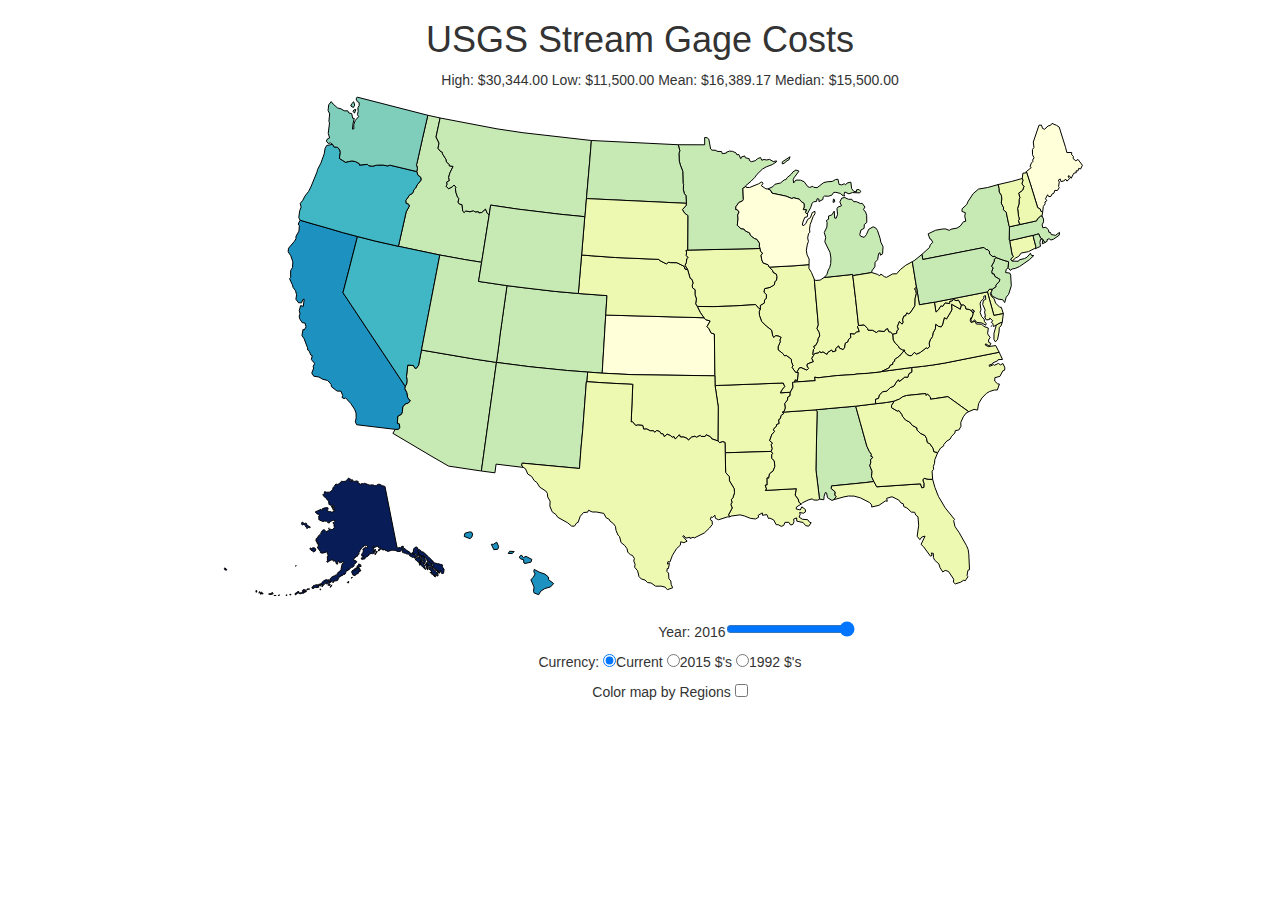
<file: streamgage_costs.html>
<!DOCTYPE html>
<html>

<head>
	<link rel="stylesheet" href="css/bootstrap.min.css">
    <link rel="stylesheet" href="css/colorbrewer.css">
    <link rel="stylesheet" href="css/style.css">
	
	<script src="js/colorbrewer.js"></script>
	<script src="js/d3.js"></script>
	<script src="js/d3tools.js"></script>
</head>
<body>
<div class="container">
	<div class="row">
		<div class="col-md-12 text-center">
			<h1>USGS Stream Gage Costs</h1>
		</div>
	</div>
	<!--- REMOVAL DATA -->
	<div class="container" id="screen">
		
	</div>
	<!--- REMOVAL DATA -->
	<script src="js/mapd3.js"></script>
</div>
</body>

</html>
</file>
<file: css/colorbrewer.css>
/* This product includes color specifications and designs developed by Cynthia Brewer (http://colorbrewer.org/). */
.YlGn .q0-3{fill:rgb(247,252,185)}
.YlGn .q1-3{fill:rgb(173,221,142)}
.YlGn .q2-3{fill:rgb(49,163,84)}
.YlGn .q0-4{fill:rgb(255,255,204)}
.YlGn .q1-4{fill:rgb(194,230,153)}
.YlGn .q2-4{fill:rgb(120,198,121)}
.YlGn .q3-4{fill:rgb(35,132,67)}
.YlGn .q0-5{fill:rgb(255,255,204)}
.YlGn .q1-5{fill:rgb(194,230,153)}
.YlGn .q2-5{fill:rgb(120,198,121)}
.YlGn .q3-5{fill:rgb(49,163,84)}
.YlGn .q4-5{fill:rgb(0,104,55)}
.YlGn .q0-6{fill:rgb(255,255,204)}
.YlGn .q1-6{fill:rgb(217,240,163)}
.YlGn .q2-6{fill:rgb(173,221,142)}
.YlGn .q3-6{fill:rgb(120,198,121)}
.YlGn .q4-6{fill:rgb(49,163,84)}
.YlGn .q5-6{fill:rgb(0,104,55)}
.YlGn .q0-7{fill:rgb(255,255,204)}
.YlGn .q1-7{fill:rgb(217,240,163)}
.YlGn .q2-7{fill:rgb(173,221,142)}
.YlGn .q3-7{fill:rgb(120,198,121)}
.YlGn .q4-7{fill:rgb(65,171,93)}
.YlGn .q5-7{fill:rgb(35,132,67)}
.YlGn .q6-7{fill:rgb(0,90,50)}
.YlGn .q0-8{fill:rgb(255,255,229)}
.YlGn .q1-8{fill:rgb(247,252,185)}
.YlGn .q2-8{fill:rgb(217,240,163)}
.YlGn .q3-8{fill:rgb(173,221,142)}
.YlGn .q4-8{fill:rgb(120,198,121)}
.YlGn .q5-8{fill:rgb(65,171,93)}
.YlGn .q6-8{fill:rgb(35,132,67)}
.YlGn .q7-8{fill:rgb(0,90,50)}
.YlGn .q0-9{fill:rgb(255,255,229)}
.YlGn .q1-9{fill:rgb(247,252,185)}
.YlGn .q2-9{fill:rgb(217,240,163)}
.YlGn .q3-9{fill:rgb(173,221,142)}
.YlGn .q4-9{fill:rgb(120,198,121)}
.YlGn .q5-9{fill:rgb(65,171,93)}
.YlGn .q6-9{fill:rgb(35,132,67)}
.YlGn .q7-9{fill:rgb(0,104,55)}
.YlGn .q8-9{fill:rgb(0,69,41)}
.YlGnBu .q0-3{fill:rgb(237,248,177)}
.YlGnBu .q1-3{fill:rgb(127,205,187)}
.YlGnBu .q2-3{fill:rgb(44,127,184)}
.YlGnBu .q0-4{fill:rgb(255,255,204)}
.YlGnBu .q1-4{fill:rgb(161,218,180)}
.YlGnBu .q2-4{fill:rgb(65,182,196)}
.YlGnBu .q3-4{fill:rgb(34,94,168)}
.YlGnBu .q0-5{fill:rgb(255,255,204)}
.YlGnBu .q1-5{fill:rgb(161,218,180)}
.YlGnBu .q2-5{fill:rgb(65,182,196)}
.YlGnBu .q3-5{fill:rgb(44,127,184)}
.YlGnBu .q4-5{fill:rgb(37,52,148)}
.YlGnBu .q0-6{fill:rgb(255,255,204)}
.YlGnBu .q1-6{fill:rgb(199,233,180)}
.YlGnBu .q2-6{fill:rgb(127,205,187)}
.YlGnBu .q3-6{fill:rgb(65,182,196)}
.YlGnBu .q4-6{fill:rgb(44,127,184)}
.YlGnBu .q5-6{fill:rgb(37,52,148)}
.YlGnBu .q0-7{fill:rgb(255,255,204)}
.YlGnBu .q1-7{fill:rgb(199,233,180)}
.YlGnBu .q2-7{fill:rgb(127,205,187)}
.YlGnBu .q3-7{fill:rgb(65,182,196)}
.YlGnBu .q4-7{fill:rgb(29,145,192)}
.YlGnBu .q5-7{fill:rgb(34,94,168)}
.YlGnBu .q6-7{fill:rgb(12,44,132)}
.YlGnBu .q0-8{fill:rgb(255,255,217)}
.YlGnBu .q1-8{fill:rgb(237,248,177)}
.YlGnBu .q2-8{fill:rgb(199,233,180)}
.YlGnBu .q3-8{fill:rgb(127,205,187)}
.YlGnBu .q4-8{fill:rgb(65,182,196)}
.YlGnBu .q5-8{fill:rgb(29,145,192)}
.YlGnBu .q6-8{fill:rgb(34,94,168)}
.YlGnBu .q7-8{fill:rgb(12,44,132)}
.YlGnBu .q0-9{fill:rgb(255,255,217)}
.YlGnBu .q1-9{fill:rgb(237,248,177)}
.YlGnBu .q2-9{fill:rgb(199,233,180)}
.YlGnBu .q3-9{fill:rgb(127,205,187)}
.YlGnBu .q4-9{fill:rgb(65,182,196)}
.YlGnBu .q5-9{fill:rgb(29,145,192)}
.YlGnBu .q6-9{fill:rgb(34,94,168)}
.YlGnBu .q7-9{fill:rgb(37,52,148)}
.YlGnBu .q8-9{fill:rgb(8,29,88)}
.GnBu .q0-3{fill:rgb(224,243,219)}
.GnBu .q1-3{fill:rgb(168,221,181)}
.GnBu .q2-3{fill:rgb(67,162,202)}
.GnBu .q0-4{fill:rgb(240,249,232)}
.GnBu .q1-4{fill:rgb(186,228,188)}
.GnBu .q2-4{fill:rgb(123,204,196)}
.GnBu .q3-4{fill:rgb(43,140,190)}
.GnBu .q0-5{fill:rgb(240,249,232)}
.GnBu .q1-5{fill:rgb(186,228,188)}
.GnBu .q2-5{fill:rgb(123,204,196)}
.GnBu .q3-5{fill:rgb(67,162,202)}
.GnBu .q4-5{fill:rgb(8,104,172)}
.GnBu .q0-6{fill:rgb(240,249,232)}
.GnBu .q1-6{fill:rgb(204,235,197)}
.GnBu .q2-6{fill:rgb(168,221,181)}
.GnBu .q3-6{fill:rgb(123,204,196)}
.GnBu .q4-6{fill:rgb(67,162,202)}
.GnBu .q5-6{fill:rgb(8,104,172)}
.GnBu .q0-7{fill:rgb(240,249,232)}
.GnBu .q1-7{fill:rgb(204,235,197)}
.GnBu .q2-7{fill:rgb(168,221,181)}
.GnBu .q3-7{fill:rgb(123,204,196)}
.GnBu .q4-7{fill:rgb(78,179,211)}
.GnBu .q5-7{fill:rgb(43,140,190)}
.GnBu .q6-7{fill:rgb(8,88,158)}
.GnBu .q0-8{fill:rgb(247,252,240)}
.GnBu .q1-8{fill:rgb(224,243,219)}
.GnBu .q2-8{fill:rgb(204,235,197)}
.GnBu .q3-8{fill:rgb(168,221,181)}
.GnBu .q4-8{fill:rgb(123,204,196)}
.GnBu .q5-8{fill:rgb(78,179,211)}
.GnBu .q6-8{fill:rgb(43,140,190)}
.GnBu .q7-8{fill:rgb(8,88,158)}
.GnBu .q0-9{fill:rgb(247,252,240)}
.GnBu .q1-9{fill:rgb(224,243,219)}
.GnBu .q2-9{fill:rgb(204,235,197)}
.GnBu .q3-9{fill:rgb(168,221,181)}
.GnBu .q4-9{fill:rgb(123,204,196)}
.GnBu .q5-9{fill:rgb(78,179,211)}
.GnBu .q6-9{fill:rgb(43,140,190)}
.GnBu .q7-9{fill:rgb(8,104,172)}
.GnBu .q8-9{fill:rgb(8,64,129)}
.BuGn .q0-3{fill:rgb(229,245,249)}
.BuGn .q1-3{fill:rgb(153,216,201)}
.BuGn .q2-3{fill:rgb(44,162,95)}
.BuGn .q0-4{fill:rgb(237,248,251)}
.BuGn .q1-4{fill:rgb(178,226,226)}
.BuGn .q2-4{fill:rgb(102,194,164)}
.BuGn .q3-4{fill:rgb(35,139,69)}
.BuGn .q0-5{fill:rgb(237,248,251)}
.BuGn .q1-5{fill:rgb(178,226,226)}
.BuGn .q2-5{fill:rgb(102,194,164)}
.BuGn .q3-5{fill:rgb(44,162,95)}
.BuGn .q4-5{fill:rgb(0,109,44)}
.BuGn .q0-6{fill:rgb(237,248,251)}
.BuGn .q1-6{fill:rgb(204,236,230)}
.BuGn .q2-6{fill:rgb(153,216,201)}
.BuGn .q3-6{fill:rgb(102,194,164)}
.BuGn .q4-6{fill:rgb(44,162,95)}
.BuGn .q5-6{fill:rgb(0,109,44)}
.BuGn .q0-7{fill:rgb(237,248,251)}
.BuGn .q1-7{fill:rgb(204,236,230)}
.BuGn .q2-7{fill:rgb(153,216,201)}
.BuGn .q3-7{fill:rgb(102,194,164)}
.BuGn .q4-7{fill:rgb(65,174,118)}
.BuGn .q5-7{fill:rgb(35,139,69)}
.BuGn .q6-7{fill:rgb(0,88,36)}
.BuGn .q0-8{fill:rgb(247,252,253)}
.BuGn .q1-8{fill:rgb(229,245,249)}
.BuGn .q2-8{fill:rgb(204,236,230)}
.BuGn .q3-8{fill:rgb(153,216,201)}
.BuGn .q4-8{fill:rgb(102,194,164)}
.BuGn .q5-8{fill:rgb(65,174,118)}
.BuGn .q6-8{fill:rgb(35,139,69)}
.BuGn .q7-8{fill:rgb(0,88,36)}
.BuGn .q0-9{fill:rgb(247,252,253)}
.BuGn .q1-9{fill:rgb(229,245,249)}
.BuGn .q2-9{fill:rgb(204,236,230)}
.BuGn .q3-9{fill:rgb(153,216,201)}
.BuGn .q4-9{fill:rgb(102,194,164)}
.BuGn .q5-9{fill:rgb(65,174,118)}
.BuGn .q6-9{fill:rgb(35,139,69)}
.BuGn .q7-9{fill:rgb(0,109,44)}
.BuGn .q8-9{fill:rgb(0,68,27)}
.PuBuGn .q0-3{fill:rgb(236,226,240)}
.PuBuGn .q1-3{fill:rgb(166,189,219)}
.PuBuGn .q2-3{fill:rgb(28,144,153)}
.PuBuGn .q0-4{fill:rgb(246,239,247)}
.PuBuGn .q1-4{fill:rgb(189,201,225)}
.PuBuGn .q2-4{fill:rgb(103,169,207)}
.PuBuGn .q3-4{fill:rgb(2,129,138)}
.PuBuGn .q0-5{fill:rgb(246,239,247)}
.PuBuGn .q1-5{fill:rgb(189,201,225)}
.PuBuGn .q2-5{fill:rgb(103,169,207)}
.PuBuGn .q3-5{fill:rgb(28,144,153)}
.PuBuGn .q4-5{fill:rgb(1,108,89)}
.PuBuGn .q0-6{fill:rgb(246,239,247)}
.PuBuGn .q1-6{fill:rgb(208,209,230)}
.PuBuGn .q2-6{fill:rgb(166,189,219)}
.PuBuGn .q3-6{fill:rgb(103,169,207)}
.PuBuGn .q4-6{fill:rgb(28,144,153)}
.PuBuGn .q5-6{fill:rgb(1,108,89)}
.PuBuGn .q0-7{fill:rgb(246,239,247)}
.PuBuGn .q1-7{fill:rgb(208,209,230)}
.PuBuGn .q2-7{fill:rgb(166,189,219)}
.PuBuGn .q3-7{fill:rgb(103,169,207)}
.PuBuGn .q4-7{fill:rgb(54,144,192)}
.PuBuGn .q5-7{fill:rgb(2,129,138)}
.PuBuGn .q6-7{fill:rgb(1,100,80)}
.PuBuGn .q0-8{fill:rgb(255,247,251)}
.PuBuGn .q1-8{fill:rgb(236,226,240)}
.PuBuGn .q2-8{fill:rgb(208,209,230)}
.PuBuGn .q3-8{fill:rgb(166,189,219)}
.PuBuGn .q4-8{fill:rgb(103,169,207)}
.PuBuGn .q5-8{fill:rgb(54,144,192)}
.PuBuGn .q6-8{fill:rgb(2,129,138)}
.PuBuGn .q7-8{fill:rgb(1,100,80)}
.PuBuGn .q0-9{fill:rgb(255,247,251)}
.PuBuGn .q1-9{fill:rgb(236,226,240)}
.PuBuGn .q2-9{fill:rgb(208,209,230)}
.PuBuGn .q3-9{fill:rgb(166,189,219)}
.PuBuGn .q4-9{fill:rgb(103,169,207)}
.PuBuGn .q5-9{fill:rgb(54,144,192)}
.PuBuGn .q6-9{fill:rgb(2,129,138)}
.PuBuGn .q7-9{fill:rgb(1,108,89)}
.PuBuGn .q8-9{fill:rgb(1,70,54)}
.PuBu .q0-3{fill:rgb(236,231,242)}
.PuBu .q1-3{fill:rgb(166,189,219)}
.PuBu .q2-3{fill:rgb(43,140,190)}
.PuBu .q0-4{fill:rgb(241,238,246)}
.PuBu .q1-4{fill:rgb(189,201,225)}
.PuBu .q2-4{fill:rgb(116,169,207)}
.PuBu .q3-4{fill:rgb(5,112,176)}
.PuBu .q0-5{fill:rgb(241,238,246)}
.PuBu .q1-5{fill:rgb(189,201,225)}
.PuBu .q2-5{fill:rgb(116,169,207)}
.PuBu .q3-5{fill:rgb(43,140,190)}
.PuBu .q4-5{fill:rgb(4,90,141)}
.PuBu .q0-6{fill:rgb(241,238,246)}
.PuBu .q1-6{fill:rgb(208,209,230)}
.PuBu .q2-6{fill:rgb(166,189,219)}
.PuBu .q3-6{fill:rgb(116,169,207)}
.PuBu .q4-6{fill:rgb(43,140,190)}
.PuBu .q5-6{fill:rgb(4,90,141)}
.PuBu .q0-7{fill:rgb(241,238,246)}
.PuBu .q1-7{fill:rgb(208,209,230)}
.PuBu .q2-7{fill:rgb(166,189,219)}
.PuBu .q3-7{fill:rgb(116,169,207)}
.PuBu .q4-7{fill:rgb(54,144,192)}
.PuBu .q5-7{fill:rgb(5,112,176)}
.PuBu .q6-7{fill:rgb(3,78,123)}
.PuBu .q0-8{fill:rgb(255,247,251)}
.PuBu .q1-8{fill:rgb(236,231,242)}
.PuBu .q2-8{fill:rgb(208,209,230)}
.PuBu .q3-8{fill:rgb(166,189,219)}
.PuBu .q4-8{fill:rgb(116,169,207)}
.PuBu .q5-8{fill:rgb(54,144,192)}
.PuBu .q6-8{fill:rgb(5,112,176)}
.PuBu .q7-8{fill:rgb(3,78,123)}
.PuBu .q0-9{fill:rgb(255,247,251)}
.PuBu .q1-9{fill:rgb(236,231,242)}
.PuBu .q2-9{fill:rgb(208,209,230)}
.PuBu .q3-9{fill:rgb(166,189,219)}
.PuBu .q4-9{fill:rgb(116,169,207)}
.PuBu .q5-9{fill:rgb(54,144,192)}
.PuBu .q6-9{fill:rgb(5,112,176)}
.PuBu .q7-9{fill:rgb(4,90,141)}
.PuBu .q8-9{fill:rgb(2,56,88)}
.BuPu .q0-3{fill:rgb(224,236,244)}
.BuPu .q1-3{fill:rgb(158,188,218)}
.BuPu .q2-3{fill:rgb(136,86,167)}
.BuPu .q0-4{fill:rgb(237,248,251)}
.BuPu .q1-4{fill:rgb(179,205,227)}
.BuPu .q2-4{fill:rgb(140,150,198)}
.BuPu .q3-4{fill:rgb(136,65,157)}
.BuPu .q0-5{fill:rgb(237,248,251)}
.BuPu .q1-5{fill:rgb(179,205,227)}
.BuPu .q2-5{fill:rgb(140,150,198)}
.BuPu .q3-5{fill:rgb(136,86,167)}
.BuPu .q4-5{fill:rgb(129,15,124)}
.BuPu .q0-6{fill:rgb(237,248,251)}
.BuPu .q1-6{fill:rgb(191,211,230)}
.BuPu .q2-6{fill:rgb(158,188,218)}
.BuPu .q3-6{fill:rgb(140,150,198)}
.BuPu .q4-6{fill:rgb(136,86,167)}
.BuPu .q5-6{fill:rgb(129,15,124)}
.BuPu .q0-7{fill:rgb(237,248,251)}
.BuPu .q1-7{fill:rgb(191,211,230)}
.BuPu .q2-7{fill:rgb(158,188,218)}
.BuPu .q3-7{fill:rgb(140,150,198)}
.BuPu .q4-7{fill:rgb(140,107,177)}
.BuPu .q5-7{fill:rgb(136,65,157)}
.BuPu .q6-7{fill:rgb(110,1,107)}
.BuPu .q0-8{fill:rgb(247,252,253)}
.BuPu .q1-8{fill:rgb(224,236,244)}
.BuPu .q2-8{fill:rgb(191,211,230)}
.BuPu .q3-8{fill:rgb(158,188,218)}
.BuPu .q4-8{fill:rgb(140,150,198)}
.BuPu .q5-8{fill:rgb(140,107,177)}
.BuPu .q6-8{fill:rgb(136,65,157)}
.BuPu .q7-8{fill:rgb(110,1,107)}
.BuPu .q0-9{fill:rgb(247,252,253)}
.BuPu .q1-9{fill:rgb(224,236,244)}
.BuPu .q2-9{fill:rgb(191,211,230)}
.BuPu .q3-9{fill:rgb(158,188,218)}
.BuPu .q4-9{fill:rgb(140,150,198)}
.BuPu .q5-9{fill:rgb(140,107,177)}
.BuPu .q6-9{fill:rgb(136,65,157)}
.BuPu .q7-9{fill:rgb(129,15,124)}
.BuPu .q8-9{fill:rgb(77,0,75)}
.RdPu .q0-3{fill:rgb(253,224,221)}
.RdPu .q1-3{fill:rgb(250,159,181)}
.RdPu .q2-3{fill:rgb(197,27,138)}
.RdPu .q0-4{fill:rgb(254,235,226)}
.RdPu .q1-4{fill:rgb(251,180,185)}
.RdPu .q2-4{fill:rgb(247,104,161)}
.RdPu .q3-4{fill:rgb(174,1,126)}
.RdPu .q0-5{fill:rgb(254,235,226)}
.RdPu .q1-5{fill:rgb(251,180,185)}
.RdPu .q2-5{fill:rgb(247,104,161)}
.RdPu .q3-5{fill:rgb(197,27,138)}
.RdPu .q4-5{fill:rgb(122,1,119)}
.RdPu .q0-6{fill:rgb(254,235,226)}
.RdPu .q1-6{fill:rgb(252,197,192)}
.RdPu .q2-6{fill:rgb(250,159,181)}
.RdPu .q3-6{fill:rgb(247,104,161)}
.RdPu .q4-6{fill:rgb(197,27,138)}
.RdPu .q5-6{fill:rgb(122,1,119)}
.RdPu .q0-7{fill:rgb(254,235,226)}
.RdPu .q1-7{fill:rgb(252,197,192)}
.RdPu .q2-7{fill:rgb(250,159,181)}
.RdPu .q3-7{fill:rgb(247,104,161)}
.RdPu .q4-7{fill:rgb(221,52,151)}
.RdPu .q5-7{fill:rgb(174,1,126)}
.RdPu .q6-7{fill:rgb(122,1,119)}
.RdPu .q0-8{fill:rgb(255,247,243)}
.RdPu .q1-8{fill:rgb(253,224,221)}
.RdPu .q2-8{fill:rgb(252,197,192)}
.RdPu .q3-8{fill:rgb(250,159,181)}
.RdPu .q4-8{fill:rgb(247,104,161)}
.RdPu .q5-8{fill:rgb(221,52,151)}
.RdPu .q6-8{fill:rgb(174,1,126)}
.RdPu .q7-8{fill:rgb(122,1,119)}
.RdPu .q0-9{fill:rgb(255,247,243)}
.RdPu .q1-9{fill:rgb(253,224,221)}
.RdPu .q2-9{fill:rgb(252,197,192)}
.RdPu .q3-9{fill:rgb(250,159,181)}
.RdPu .q4-9{fill:rgb(247,104,161)}
.RdPu .q5-9{fill:rgb(221,52,151)}
.RdPu .q6-9{fill:rgb(174,1,126)}
.RdPu .q7-9{fill:rgb(122,1,119)}
.RdPu .q8-9{fill:rgb(73,0,106)}
.PuRd .q0-3{fill:rgb(231,225,239)}
.PuRd .q1-3{fill:rgb(201,148,199)}
.PuRd .q2-3{fill:rgb(221,28,119)}
.PuRd .q0-4{fill:rgb(241,238,246)}
.PuRd .q1-4{fill:rgb(215,181,216)}
.PuRd .q2-4{fill:rgb(223,101,176)}
.PuRd .q3-4{fill:rgb(206,18,86)}
.PuRd .q0-5{fill:rgb(241,238,246)}
.PuRd .q1-5{fill:rgb(215,181,216)}
.PuRd .q2-5{fill:rgb(223,101,176)}
.PuRd .q3-5{fill:rgb(221,28,119)}
.PuRd .q4-5{fill:rgb(152,0,67)}
.PuRd .q0-6{fill:rgb(241,238,246)}
.PuRd .q1-6{fill:rgb(212,185,218)}
.PuRd .q2-6{fill:rgb(201,148,199)}
.PuRd .q3-6{fill:rgb(223,101,176)}
.PuRd .q4-6{fill:rgb(221,28,119)}
.PuRd .q5-6{fill:rgb(152,0,67)}
.PuRd .q0-7{fill:rgb(241,238,246)}
.PuRd .q1-7{fill:rgb(212,185,218)}
.PuRd .q2-7{fill:rgb(201,148,199)}
.PuRd .q3-7{fill:rgb(223,101,176)}
.PuRd .q4-7{fill:rgb(231,41,138)}
.PuRd .q5-7{fill:rgb(206,18,86)}
.PuRd .q6-7{fill:rgb(145,0,63)}
.PuRd .q0-8{fill:rgb(247,244,249)}
.PuRd .q1-8{fill:rgb(231,225,239)}
.PuRd .q2-8{fill:rgb(212,185,218)}
.PuRd .q3-8{fill:rgb(201,148,199)}
.PuRd .q4-8{fill:rgb(223,101,176)}
.PuRd .q5-8{fill:rgb(231,41,138)}
.PuRd .q6-8{fill:rgb(206,18,86)}
.PuRd .q7-8{fill:rgb(145,0,63)}
.PuRd .q0-9{fill:rgb(247,244,249)}
.PuRd .q1-9{fill:rgb(231,225,239)}
.PuRd .q2-9{fill:rgb(212,185,218)}
.PuRd .q3-9{fill:rgb(201,148,199)}
.PuRd .q4-9{fill:rgb(223,101,176)}
.PuRd .q5-9{fill:rgb(231,41,138)}
.PuRd .q6-9{fill:rgb(206,18,86)}
.PuRd .q7-9{fill:rgb(152,0,67)}
.PuRd .q8-9{fill:rgb(103,0,31)}
.OrRd .q0-3{fill:rgb(254,232,200)}
.OrRd .q1-3{fill:rgb(253,187,132)}
.OrRd .q2-3{fill:rgb(227,74,51)}
.OrRd .q0-4{fill:rgb(254,240,217)}
.OrRd .q1-4{fill:rgb(253,204,138)}
.OrRd .q2-4{fill:rgb(252,141,89)}
.OrRd .q3-4{fill:rgb(215,48,31)}
.OrRd .q0-5{fill:rgb(254,240,217)}
.OrRd .q1-5{fill:rgb(253,204,138)}
.OrRd .q2-5{fill:rgb(252,141,89)}
.OrRd .q3-5{fill:rgb(227,74,51)}
.OrRd .q4-5{fill:rgb(179,0,0)}
.OrRd .q0-6{fill:rgb(254,240,217)}
.OrRd .q1-6{fill:rgb(253,212,158)}
.OrRd .q2-6{fill:rgb(253,187,132)}
.OrRd .q3-6{fill:rgb(252,141,89)}
.OrRd .q4-6{fill:rgb(227,74,51)}
.OrRd .q5-6{fill:rgb(179,0,0)}
.OrRd .q0-7{fill:rgb(254,240,217)}
.OrRd .q1-7{fill:rgb(253,212,158)}
.OrRd .q2-7{fill:rgb(253,187,132)}
.OrRd .q3-7{fill:rgb(252,141,89)}
.OrRd .q4-7{fill:rgb(239,101,72)}
.OrRd .q5-7{fill:rgb(215,48,31)}
.OrRd .q6-7{fill:rgb(153,0,0)}
.OrRd .q0-8{fill:rgb(255,247,236)}
.OrRd .q1-8{fill:rgb(254,232,200)}
.OrRd .q2-8{fill:rgb(253,212,158)}
.OrRd .q3-8{fill:rgb(253,187,132)}
.OrRd .q4-8{fill:rgb(252,141,89)}
.OrRd .q5-8{fill:rgb(239,101,72)}
.OrRd .q6-8{fill:rgb(215,48,31)}
.OrRd .q7-8{fill:rgb(153,0,0)}
.OrRd .q0-9{fill:rgb(255,247,236)}
.OrRd .q1-9{fill:rgb(254,232,200)}
.OrRd .q2-9{fill:rgb(253,212,158)}
.OrRd .q3-9{fill:rgb(253,187,132)}
.OrRd .q4-9{fill:rgb(252,141,89)}
.OrRd .q5-9{fill:rgb(239,101,72)}
.OrRd .q6-9{fill:rgb(215,48,31)}
.OrRd .q7-9{fill:rgb(179,0,0)}
.OrRd .q8-9{fill:rgb(127,0,0)}
.YlOrRd .q0-3{fill:rgb(255,237,160)}
.YlOrRd .q1-3{fill:rgb(254,178,76)}
.YlOrRd .q2-3{fill:rgb(240,59,32)}
.YlOrRd .q0-4{fill:rgb(255,255,178)}
.YlOrRd .q1-4{fill:rgb(254,204,92)}
.YlOrRd .q2-4{fill:rgb(253,141,60)}
.YlOrRd .q3-4{fill:rgb(227,26,28)}
.YlOrRd .q0-5{fill:rgb(255,255,178)}
.YlOrRd .q1-5{fill:rgb(254,204,92)}
.YlOrRd .q2-5{fill:rgb(253,141,60)}
.YlOrRd .q3-5{fill:rgb(240,59,32)}
.YlOrRd .q4-5{fill:rgb(189,0,38)}
.YlOrRd .q0-6{fill:rgb(255,255,178)}
.YlOrRd .q1-6{fill:rgb(254,217,118)}
.YlOrRd .q2-6{fill:rgb(254,178,76)}
.YlOrRd .q3-6{fill:rgb(253,141,60)}
.YlOrRd .q4-6{fill:rgb(240,59,32)}
.YlOrRd .q5-6{fill:rgb(189,0,38)}
.YlOrRd .q0-7{fill:rgb(255,255,178)}
.YlOrRd .q1-7{fill:rgb(254,217,118)}
.YlOrRd .q2-7{fill:rgb(254,178,76)}
.YlOrRd .q3-7{fill:rgb(253,141,60)}
.YlOrRd .q4-7{fill:rgb(252,78,42)}
.YlOrRd .q5-7{fill:rgb(227,26,28)}
.YlOrRd .q6-7{fill:rgb(177,0,38)}
.YlOrRd .q0-8{fill:rgb(255,255,204)}
.YlOrRd .q1-8{fill:rgb(255,237,160)}
.YlOrRd .q2-8{fill:rgb(254,217,118)}
.YlOrRd .q3-8{fill:rgb(254,178,76)}
.YlOrRd .q4-8{fill:rgb(253,141,60)}
.YlOrRd .q5-8{fill:rgb(252,78,42)}
.YlOrRd .q6-8{fill:rgb(227,26,28)}
.YlOrRd .q7-8{fill:rgb(177,0,38)}
.YlOrRd .q0-9{fill:rgb(255,255,204)}
.YlOrRd .q1-9{fill:rgb(255,237,160)}
.YlOrRd .q2-9{fill:rgb(254,217,118)}
.YlOrRd .q3-9{fill:rgb(254,178,76)}
.YlOrRd .q4-9{fill:rgb(253,141,60)}
.YlOrRd .q5-9{fill:rgb(252,78,42)}
.YlOrRd .q6-9{fill:rgb(227,26,28)}
.YlOrRd .q7-9{fill:rgb(189,0,38)}
.YlOrRd .q8-9{fill:rgb(128,0,38)}
.YlOrBr .q0-3{fill:rgb(255,247,188)}
.YlOrBr .q1-3{fill:rgb(254,196,79)}
.YlOrBr .q2-3{fill:rgb(217,95,14)}
.YlOrBr .q0-4{fill:rgb(255,255,212)}
.YlOrBr .q1-4{fill:rgb(254,217,142)}
.YlOrBr .q2-4{fill:rgb(254,153,41)}
.YlOrBr .q3-4{fill:rgb(204,76,2)}
.YlOrBr .q0-5{fill:rgb(255,255,212)}
.YlOrBr .q1-5{fill:rgb(254,217,142)}
.YlOrBr .q2-5{fill:rgb(254,153,41)}
.YlOrBr .q3-5{fill:rgb(217,95,14)}
.YlOrBr .q4-5{fill:rgb(153,52,4)}
.YlOrBr .q0-6{fill:rgb(255,255,212)}
.YlOrBr .q1-6{fill:rgb(254,227,145)}
.YlOrBr .q2-6{fill:rgb(254,196,79)}
.YlOrBr .q3-6{fill:rgb(254,153,41)}
.YlOrBr .q4-6{fill:rgb(217,95,14)}
.YlOrBr .q5-6{fill:rgb(153,52,4)}
.YlOrBr .q0-7{fill:rgb(255,255,212)}
.YlOrBr .q1-7{fill:rgb(254,227,145)}
.YlOrBr .q2-7{fill:rgb(254,196,79)}
.YlOrBr .q3-7{fill:rgb(254,153,41)}
.YlOrBr .q4-7{fill:rgb(236,112,20)}
.YlOrBr .q5-7{fill:rgb(204,76,2)}
.YlOrBr .q6-7{fill:rgb(140,45,4)}
.YlOrBr .q0-8{fill:rgb(255,255,229)}
.YlOrBr .q1-8{fill:rgb(255,247,188)}
.YlOrBr .q2-8{fill:rgb(254,227,145)}
.YlOrBr .q3-8{fill:rgb(254,196,79)}
.YlOrBr .q4-8{fill:rgb(254,153,41)}
.YlOrBr .q5-8{fill:rgb(236,112,20)}
.YlOrBr .q6-8{fill:rgb(204,76,2)}
.YlOrBr .q7-8{fill:rgb(140,45,4)}
.YlOrBr .q0-9{fill:rgb(255,255,229)}
.YlOrBr .q1-9{fill:rgb(255,247,188)}
.YlOrBr .q2-9{fill:rgb(254,227,145)}
.YlOrBr .q3-9{fill:rgb(254,196,79)}
.YlOrBr .q4-9{fill:rgb(254,153,41)}
.YlOrBr .q5-9{fill:rgb(236,112,20)}
.YlOrBr .q6-9{fill:rgb(204,76,2)}
.YlOrBr .q7-9{fill:rgb(153,52,4)}
.YlOrBr .q8-9{fill:rgb(102,37,6)}
.Purples .q0-3{fill:rgb(239,237,245)}
.Purples .q1-3{fill:rgb(188,189,220)}
.Purples .q2-3{fill:rgb(117,107,177)}
.Purples .q0-4{fill:rgb(242,240,247)}
.Purples .q1-4{fill:rgb(203,201,226)}
.Purples .q2-4{fill:rgb(158,154,200)}
.Purples .q3-4{fill:rgb(106,81,163)}
.Purples .q0-5{fill:rgb(242,240,247)}
.Purples .q1-5{fill:rgb(203,201,226)}
.Purples .q2-5{fill:rgb(158,154,200)}
.Purples .q3-5{fill:rgb(117,107,177)}
.Purples .q4-5{fill:rgb(84,39,143)}
.Purples .q0-6{fill:rgb(242,240,247)}
.Purples .q1-6{fill:rgb(218,218,235)}
.Purples .q2-6{fill:rgb(188,189,220)}
.Purples .q3-6{fill:rgb(158,154,200)}
.Purples .q4-6{fill:rgb(117,107,177)}
.Purples .q5-6{fill:rgb(84,39,143)}
.Purples .q0-7{fill:rgb(242,240,247)}
.Purples .q1-7{fill:rgb(218,218,235)}
.Purples .q2-7{fill:rgb(188,189,220)}
.Purples .q3-7{fill:rgb(158,154,200)}
.Purples .q4-7{fill:rgb(128,125,186)}
.Purples .q5-7{fill:rgb(106,81,163)}
.Purples .q6-7{fill:rgb(74,20,134)}
.Purples .q0-8{fill:rgb(252,251,253)}
.Purples .q1-8{fill:rgb(239,237,245)}
.Purples .q2-8{fill:rgb(218,218,235)}
.Purples .q3-8{fill:rgb(188,189,220)}
.Purples .q4-8{fill:rgb(158,154,200)}
.Purples .q5-8{fill:rgb(128,125,186)}
.Purples .q6-8{fill:rgb(106,81,163)}
.Purples .q7-8{fill:rgb(74,20,134)}
.Purples .q0-9{fill:rgb(252,251,253)}
.Purples .q1-9{fill:rgb(239,237,245)}
.Purples .q2-9{fill:rgb(218,218,235)}
.Purples .q3-9{fill:rgb(188,189,220)}
.Purples .q4-9{fill:rgb(158,154,200)}
.Purples .q5-9{fill:rgb(128,125,186)}
.Purples .q6-9{fill:rgb(106,81,163)}
.Purples .q7-9{fill:rgb(84,39,143)}
.Purples .q8-9{fill:rgb(63,0,125)}
.Blues .q0-3{fill:rgb(222,235,247)}
.Blues .q1-3{fill:rgb(158,202,225)}
.Blues .q2-3{fill:rgb(49,130,189)}
.Blues .q0-4{fill:rgb(239,243,255)}
.Blues .q1-4{fill:rgb(189,215,231)}
.Blues .q2-4{fill:rgb(107,174,214)}
.Blues .q3-4{fill:rgb(33,113,181)}
.Blues .q0-5{fill:rgb(239,243,255)}
.Blues .q1-5{fill:rgb(189,215,231)}
.Blues .q2-5{fill:rgb(107,174,214)}
.Blues .q3-5{fill:rgb(49,130,189)}
.Blues .q4-5{fill:rgb(8,81,156)}
.Blues .q0-6{fill:rgb(239,243,255)}
.Blues .q1-6{fill:rgb(198,219,239)}
.Blues .q2-6{fill:rgb(158,202,225)}
.Blues .q3-6{fill:rgb(107,174,214)}
.Blues .q4-6{fill:rgb(49,130,189)}
.Blues .q5-6{fill:rgb(8,81,156)}
.Blues .q0-7{fill:rgb(239,243,255)}
.Blues .q1-7{fill:rgb(198,219,239)}
.Blues .q2-7{fill:rgb(158,202,225)}
.Blues .q3-7{fill:rgb(107,174,214)}
.Blues .q4-7{fill:rgb(66,146,198)}
.Blues .q5-7{fill:rgb(33,113,181)}
.Blues .q6-7{fill:rgb(8,69,148)}
.Blues .q0-8{fill:rgb(247,251,255)}
.Blues .q1-8{fill:rgb(222,235,247)}
.Blues .q2-8{fill:rgb(198,219,239)}
.Blues .q3-8{fill:rgb(158,202,225)}
.Blues .q4-8{fill:rgb(107,174,214)}
.Blues .q5-8{fill:rgb(66,146,198)}
.Blues .q6-8{fill:rgb(33,113,181)}
.Blues .q7-8{fill:rgb(8,69,148)}
.Blues .q0-9{fill:rgb(247,251,255)}
.Blues .q1-9{fill:rgb(222,235,247)}
.Blues .q2-9{fill:rgb(198,219,239)}
.Blues .q3-9{fill:rgb(158,202,225)}
.Blues .q4-9{fill:rgb(107,174,214)}
.Blues .q5-9{fill:rgb(66,146,198)}
.Blues .q6-9{fill:rgb(33,113,181)}
.Blues .q7-9{fill:rgb(8,81,156)}
.Blues .q8-9{fill:rgb(8,48,107)}
.Greens .q0-3{fill:rgb(229,245,224)}
.Greens .q1-3{fill:rgb(161,217,155)}
.Greens .q2-3{fill:rgb(49,163,84)}
.Greens .q0-4{fill:rgb(237,248,233)}
.Greens .q1-4{fill:rgb(186,228,179)}
.Greens .q2-4{fill:rgb(116,196,118)}
.Greens .q3-4{fill:rgb(35,139,69)}
.Greens .q0-5{fill:rgb(237,248,233)}
.Greens .q1-5{fill:rgb(186,228,179)}
.Greens .q2-5{fill:rgb(116,196,118)}
.Greens .q3-5{fill:rgb(49,163,84)}
.Greens .q4-5{fill:rgb(0,109,44)}
.Greens .q0-6{fill:rgb(237,248,233)}
.Greens .q1-6{fill:rgb(199,233,192)}
.Greens .q2-6{fill:rgb(161,217,155)}
.Greens .q3-6{fill:rgb(116,196,118)}
.Greens .q4-6{fill:rgb(49,163,84)}
.Greens .q5-6{fill:rgb(0,109,44)}
.Greens .q0-7{fill:rgb(237,248,233)}
.Greens .q1-7{fill:rgb(199,233,192)}
.Greens .q2-7{fill:rgb(161,217,155)}
.Greens .q3-7{fill:rgb(116,196,118)}
.Greens .q4-7{fill:rgb(65,171,93)}
.Greens .q5-7{fill:rgb(35,139,69)}
.Greens .q6-7{fill:rgb(0,90,50)}
.Greens .q0-8{fill:rgb(247,252,245)}
.Greens .q1-8{fill:rgb(229,245,224)}
.Greens .q2-8{fill:rgb(199,233,192)}
.Greens .q3-8{fill:rgb(161,217,155)}
.Greens .q4-8{fill:rgb(116,196,118)}
.Greens .q5-8{fill:rgb(65,171,93)}
.Greens .q6-8{fill:rgb(35,139,69)}
.Greens .q7-8{fill:rgb(0,90,50)}
.Greens .q0-9{fill:rgb(247,252,245)}
.Greens .q1-9{fill:rgb(229,245,224)}
.Greens .q2-9{fill:rgb(199,233,192)}
.Greens .q3-9{fill:rgb(161,217,155)}
.Greens .q4-9{fill:rgb(116,196,118)}
.Greens .q5-9{fill:rgb(65,171,93)}
.Greens .q6-9{fill:rgb(35,139,69)}
.Greens .q7-9{fill:rgb(0,109,44)}
.Greens .q8-9{fill:rgb(0,68,27)}
.Oranges .q0-3{fill:rgb(254,230,206)}
.Oranges .q1-3{fill:rgb(253,174,107)}
.Oranges .q2-3{fill:rgb(230,85,13)}
.Oranges .q0-4{fill:rgb(254,237,222)}
.Oranges .q1-4{fill:rgb(253,190,133)}
.Oranges .q2-4{fill:rgb(253,141,60)}
.Oranges .q3-4{fill:rgb(217,71,1)}
.Oranges .q0-5{fill:rgb(254,237,222)}
.Oranges .q1-5{fill:rgb(253,190,133)}
.Oranges .q2-5{fill:rgb(253,141,60)}
.Oranges .q3-5{fill:rgb(230,85,13)}
.Oranges .q4-5{fill:rgb(166,54,3)}
.Oranges .q0-6{fill:rgb(254,237,222)}
.Oranges .q1-6{fill:rgb(253,208,162)}
.Oranges .q2-6{fill:rgb(253,174,107)}
.Oranges .q3-6{fill:rgb(253,141,60)}
.Oranges .q4-6{fill:rgb(230,85,13)}
.Oranges .q5-6{fill:rgb(166,54,3)}
.Oranges .q0-7{fill:rgb(254,237,222)}
.Oranges .q1-7{fill:rgb(253,208,162)}
.Oranges .q2-7{fill:rgb(253,174,107)}
.Oranges .q3-7{fill:rgb(253,141,60)}
.Oranges .q4-7{fill:rgb(241,105,19)}
.Oranges .q5-7{fill:rgb(217,72,1)}
.Oranges .q6-7{fill:rgb(140,45,4)}
.Oranges .q0-8{fill:rgb(255,245,235)}
.Oranges .q1-8{fill:rgb(254,230,206)}
.Oranges .q2-8{fill:rgb(253,208,162)}
.Oranges .q3-8{fill:rgb(253,174,107)}
.Oranges .q4-8{fill:rgb(253,141,60)}
.Oranges .q5-8{fill:rgb(241,105,19)}
.Oranges .q6-8{fill:rgb(217,72,1)}
.Oranges .q7-8{fill:rgb(140,45,4)}
.Oranges .q0-9{fill:rgb(255,245,235)}
.Oranges .q1-9{fill:rgb(254,230,206)}
.Oranges .q2-9{fill:rgb(253,208,162)}
.Oranges .q3-9{fill:rgb(253,174,107)}
.Oranges .q4-9{fill:rgb(253,141,60)}
.Oranges .q5-9{fill:rgb(241,105,19)}
.Oranges .q6-9{fill:rgb(217,72,1)}
.Oranges .q7-9{fill:rgb(166,54,3)}
.Oranges .q8-9{fill:rgb(127,39,4)}
.Reds .q0-3{fill:rgb(254,224,210)}
.Reds .q1-3{fill:rgb(252,146,114)}
.Reds .q2-3{fill:rgb(222,45,38)}
.Reds .q0-4{fill:rgb(254,229,217)}
.Reds .q1-4{fill:rgb(252,174,145)}
.Reds .q2-4{fill:rgb(251,106,74)}
.Reds .q3-4{fill:rgb(203,24,29)}
.Reds .q0-5{fill:rgb(254,229,217)}
.Reds .q1-5{fill:rgb(252,174,145)}
.Reds .q2-5{fill:rgb(251,106,74)}
.Reds .q3-5{fill:rgb(222,45,38)}
.Reds .q4-5{fill:rgb(165,15,21)}
.Reds .q0-6{fill:rgb(254,229,217)}
.Reds .q1-6{fill:rgb(252,187,161)}
.Reds .q2-6{fill:rgb(252,146,114)}
.Reds .q3-6{fill:rgb(251,106,74)}
.Reds .q4-6{fill:rgb(222,45,38)}
.Reds .q5-6{fill:rgb(165,15,21)}
.Reds .q0-7{fill:rgb(254,229,217)}
.Reds .q1-7{fill:rgb(252,187,161)}
.Reds .q2-7{fill:rgb(252,146,114)}
.Reds .q3-7{fill:rgb(251,106,74)}
.Reds .q4-7{fill:rgb(239,59,44)}
.Reds .q5-7{fill:rgb(203,24,29)}
.Reds .q6-7{fill:rgb(153,0,13)}
.Reds .q0-8{fill:rgb(255,245,240)}
.Reds .q1-8{fill:rgb(254,224,210)}
.Reds .q2-8{fill:rgb(252,187,161)}
.Reds .q3-8{fill:rgb(252,146,114)}
.Reds .q4-8{fill:rgb(251,106,74)}
.Reds .q5-8{fill:rgb(239,59,44)}
.Reds .q6-8{fill:rgb(203,24,29)}
.Reds .q7-8{fill:rgb(153,0,13)}
.Reds .q0-9{fill:rgb(255,245,240)}
.Reds .q1-9{fill:rgb(254,224,210)}
.Reds .q2-9{fill:rgb(252,187,161)}
.Reds .q3-9{fill:rgb(252,146,114)}
.Reds .q4-9{fill:rgb(251,106,74)}
.Reds .q5-9{fill:rgb(239,59,44)}
.Reds .q6-9{fill:rgb(203,24,29)}
.Reds .q7-9{fill:rgb(165,15,21)}
.Reds .q8-9{fill:rgb(103,0,13)}
.Greys .q0-3{fill:rgb(240,240,240)}
.Greys .q1-3{fill:rgb(189,189,189)}
.Greys .q2-3{fill:rgb(99,99,99)}
.Greys .q0-4{fill:rgb(247,247,247)}
.Greys .q1-4{fill:rgb(204,204,204)}
.Greys .q2-4{fill:rgb(150,150,150)}
.Greys .q3-4{fill:rgb(82,82,82)}
.Greys .q0-5{fill:rgb(247,247,247)}
.Greys .q1-5{fill:rgb(204,204,204)}
.Greys .q2-5{fill:rgb(150,150,150)}
.Greys .q3-5{fill:rgb(99,99,99)}
.Greys .q4-5{fill:rgb(37,37,37)}
.Greys .q0-6{fill:rgb(247,247,247)}
.Greys .q1-6{fill:rgb(217,217,217)}
.Greys .q2-6{fill:rgb(189,189,189)}
.Greys .q3-6{fill:rgb(150,150,150)}
.Greys .q4-6{fill:rgb(99,99,99)}
.Greys .q5-6{fill:rgb(37,37,37)}
.Greys .q0-7{fill:rgb(247,247,247)}
.Greys .q1-7{fill:rgb(217,217,217)}
.Greys .q2-7{fill:rgb(189,189,189)}
.Greys .q3-7{fill:rgb(150,150,150)}
.Greys .q4-7{fill:rgb(115,115,115)}
.Greys .q5-7{fill:rgb(82,82,82)}
.Greys .q6-7{fill:rgb(37,37,37)}
.Greys .q0-8{fill:rgb(255,255,255)}
.Greys .q1-8{fill:rgb(240,240,240)}
.Greys .q2-8{fill:rgb(217,217,217)}
.Greys .q3-8{fill:rgb(189,189,189)}
.Greys .q4-8{fill:rgb(150,150,150)}
.Greys .q5-8{fill:rgb(115,115,115)}
.Greys .q6-8{fill:rgb(82,82,82)}
.Greys .q7-8{fill:rgb(37,37,37)}
.Greys .q0-9{fill:rgb(255,255,255)}
.Greys .q1-9{fill:rgb(240,240,240)}
.Greys .q2-9{fill:rgb(217,217,217)}
.Greys .q3-9{fill:rgb(189,189,189)}
.Greys .q4-9{fill:rgb(150,150,150)}
.Greys .q5-9{fill:rgb(115,115,115)}
.Greys .q6-9{fill:rgb(82,82,82)}
.Greys .q7-9{fill:rgb(37,37,37)}
.Greys .q8-9{fill:rgb(0,0,0)}
.PuOr .q0-3{fill:rgb(241,163,64)}
.PuOr .q1-3{fill:rgb(247,247,247)}
.PuOr .q2-3{fill:rgb(153,142,195)}
.PuOr .q0-4{fill:rgb(230,97,1)}
.PuOr .q1-4{fill:rgb(253,184,99)}
.PuOr .q2-4{fill:rgb(178,171,210)}
.PuOr .q3-4{fill:rgb(94,60,153)}
.PuOr .q0-5{fill:rgb(230,97,1)}
.PuOr .q1-5{fill:rgb(253,184,99)}
.PuOr .q2-5{fill:rgb(247,247,247)}
.PuOr .q3-5{fill:rgb(178,171,210)}
.PuOr .q4-5{fill:rgb(94,60,153)}
.PuOr .q0-6{fill:rgb(179,88,6)}
.PuOr .q1-6{fill:rgb(241,163,64)}
.PuOr .q2-6{fill:rgb(254,224,182)}
.PuOr .q3-6{fill:rgb(216,218,235)}
.PuOr .q4-6{fill:rgb(153,142,195)}
.PuOr .q5-6{fill:rgb(84,39,136)}
.PuOr .q0-7{fill:rgb(179,88,6)}
.PuOr .q1-7{fill:rgb(241,163,64)}
.PuOr .q2-7{fill:rgb(254,224,182)}
.PuOr .q3-7{fill:rgb(247,247,247)}
.PuOr .q4-7{fill:rgb(216,218,235)}
.PuOr .q5-7{fill:rgb(153,142,195)}
.PuOr .q6-7{fill:rgb(84,39,136)}
.PuOr .q0-8{fill:rgb(179,88,6)}
.PuOr .q1-8{fill:rgb(224,130,20)}
.PuOr .q2-8{fill:rgb(253,184,99)}
.PuOr .q3-8{fill:rgb(254,224,182)}
.PuOr .q4-8{fill:rgb(216,218,235)}
.PuOr .q5-8{fill:rgb(178,171,210)}
.PuOr .q6-8{fill:rgb(128,115,172)}
.PuOr .q7-8{fill:rgb(84,39,136)}
.PuOr .q0-9{fill:rgb(179,88,6)}
.PuOr .q1-9{fill:rgb(224,130,20)}
.PuOr .q2-9{fill:rgb(253,184,99)}
.PuOr .q3-9{fill:rgb(254,224,182)}
.PuOr .q4-9{fill:rgb(247,247,247)}
.PuOr .q5-9{fill:rgb(216,218,235)}
.PuOr .q6-9{fill:rgb(178,171,210)}
.PuOr .q7-9{fill:rgb(128,115,172)}
.PuOr .q8-9{fill:rgb(84,39,136)}
.PuOr .q0-10{fill:rgb(127,59,8)}
.PuOr .q1-10{fill:rgb(179,88,6)}
.PuOr .q2-10{fill:rgb(224,130,20)}
.PuOr .q3-10{fill:rgb(253,184,99)}
.PuOr .q4-10{fill:rgb(254,224,182)}
.PuOr .q5-10{fill:rgb(216,218,235)}
.PuOr .q6-10{fill:rgb(178,171,210)}
.PuOr .q7-10{fill:rgb(128,115,172)}
.PuOr .q8-10{fill:rgb(84,39,136)}
.PuOr .q9-10{fill:rgb(45,0,75)}
.PuOr .q0-11{fill:rgb(127,59,8)}
.PuOr .q1-11{fill:rgb(179,88,6)}
.PuOr .q2-11{fill:rgb(224,130,20)}
.PuOr .q3-11{fill:rgb(253,184,99)}
.PuOr .q4-11{fill:rgb(254,224,182)}
.PuOr .q5-11{fill:rgb(247,247,247)}
.PuOr .q6-11{fill:rgb(216,218,235)}
.PuOr .q7-11{fill:rgb(178,171,210)}
.PuOr .q8-11{fill:rgb(128,115,172)}
.PuOr .q9-11{fill:rgb(84,39,136)}
.PuOr .q10-11{fill:rgb(45,0,75)}
.BrBG .q0-3{fill:rgb(216,179,101)}
.BrBG .q1-3{fill:rgb(245,245,245)}
.BrBG .q2-3{fill:rgb(90,180,172)}
.BrBG .q0-4{fill:rgb(166,97,26)}
.BrBG .q1-4{fill:rgb(223,194,125)}
.BrBG .q2-4{fill:rgb(128,205,193)}
.BrBG .q3-4{fill:rgb(1,133,113)}
.BrBG .q0-5{fill:rgb(166,97,26)}
.BrBG .q1-5{fill:rgb(223,194,125)}
.BrBG .q2-5{fill:rgb(245,245,245)}
.BrBG .q3-5{fill:rgb(128,205,193)}
.BrBG .q4-5{fill:rgb(1,133,113)}
.BrBG .q0-6{fill:rgb(140,81,10)}
.BrBG .q1-6{fill:rgb(216,179,101)}
.BrBG .q2-6{fill:rgb(246,232,195)}
.BrBG .q3-6{fill:rgb(199,234,229)}
.BrBG .q4-6{fill:rgb(90,180,172)}
.BrBG .q5-6{fill:rgb(1,102,94)}
.BrBG .q0-7{fill:rgb(140,81,10)}
.BrBG .q1-7{fill:rgb(216,179,101)}
.BrBG .q2-7{fill:rgb(246,232,195)}
.BrBG .q3-7{fill:rgb(245,245,245)}
.BrBG .q4-7{fill:rgb(199,234,229)}
.BrBG .q5-7{fill:rgb(90,180,172)}
.BrBG .q6-7{fill:rgb(1,102,94)}
.BrBG .q0-8{fill:rgb(140,81,10)}
.BrBG .q1-8{fill:rgb(191,129,45)}
.BrBG .q2-8{fill:rgb(223,194,125)}
.BrBG .q3-8{fill:rgb(246,232,195)}
.BrBG .q4-8{fill:rgb(199,234,229)}
.BrBG .q5-8{fill:rgb(128,205,193)}
.BrBG .q6-8{fill:rgb(53,151,143)}
.BrBG .q7-8{fill:rgb(1,102,94)}
.BrBG .q0-9{fill:rgb(140,81,10)}
.BrBG .q1-9{fill:rgb(191,129,45)}
.BrBG .q2-9{fill:rgb(223,194,125)}
.BrBG .q3-9{fill:rgb(246,232,195)}
.BrBG .q4-9{fill:rgb(245,245,245)}
.BrBG .q5-9{fill:rgb(199,234,229)}
.BrBG .q6-9{fill:rgb(128,205,193)}
.BrBG .q7-9{fill:rgb(53,151,143)}
.BrBG .q8-9{fill:rgb(1,102,94)}
.BrBG .q0-10{fill:rgb(84,48,5)}
.BrBG .q1-10{fill:rgb(140,81,10)}
.BrBG .q2-10{fill:rgb(191,129,45)}
.BrBG .q3-10{fill:rgb(223,194,125)}
.BrBG .q4-10{fill:rgb(246,232,195)}
.BrBG .q5-10{fill:rgb(199,234,229)}
.BrBG .q6-10{fill:rgb(128,205,193)}
.BrBG .q7-10{fill:rgb(53,151,143)}
.BrBG .q8-10{fill:rgb(1,102,94)}
.BrBG .q9-10{fill:rgb(0,60,48)}
.BrBG .q0-11{fill:rgb(84,48,5)}
.BrBG .q1-11{fill:rgb(140,81,10)}
.BrBG .q2-11{fill:rgb(191,129,45)}
.BrBG .q3-11{fill:rgb(223,194,125)}
.BrBG .q4-11{fill:rgb(246,232,195)}
.BrBG .q5-11{fill:rgb(245,245,245)}
.BrBG .q6-11{fill:rgb(199,234,229)}
.BrBG .q7-11{fill:rgb(128,205,193)}
.BrBG .q8-11{fill:rgb(53,151,143)}
.BrBG .q9-11{fill:rgb(1,102,94)}
.BrBG .q10-11{fill:rgb(0,60,48)}
.PRGn .q0-3{fill:rgb(175,141,195)}
.PRGn .q1-3{fill:rgb(247,247,247)}
.PRGn .q2-3{fill:rgb(127,191,123)}
.PRGn .q0-4{fill:rgb(123,50,148)}
.PRGn .q1-4{fill:rgb(194,165,207)}
.PRGn .q2-4{fill:rgb(166,219,160)}
.PRGn .q3-4{fill:rgb(0,136,55)}
.PRGn .q0-5{fill:rgb(123,50,148)}
.PRGn .q1-5{fill:rgb(194,165,207)}
.PRGn .q2-5{fill:rgb(247,247,247)}
.PRGn .q3-5{fill:rgb(166,219,160)}
.PRGn .q4-5{fill:rgb(0,136,55)}
.PRGn .q0-6{fill:rgb(118,42,131)}
.PRGn .q1-6{fill:rgb(175,141,195)}
.PRGn .q2-6{fill:rgb(231,212,232)}
.PRGn .q3-6{fill:rgb(217,240,211)}
.PRGn .q4-6{fill:rgb(127,191,123)}
.PRGn .q5-6{fill:rgb(27,120,55)}
.PRGn .q0-7{fill:rgb(118,42,131)}
.PRGn .q1-7{fill:rgb(175,141,195)}
.PRGn .q2-7{fill:rgb(231,212,232)}
.PRGn .q3-7{fill:rgb(247,247,247)}
.PRGn .q4-7{fill:rgb(217,240,211)}
.PRGn .q5-7{fill:rgb(127,191,123)}
.PRGn .q6-7{fill:rgb(27,120,55)}
.PRGn .q0-8{fill:rgb(118,42,131)}
.PRGn .q1-8{fill:rgb(153,112,171)}
.PRGn .q2-8{fill:rgb(194,165,207)}
.PRGn .q3-8{fill:rgb(231,212,232)}
.PRGn .q4-8{fill:rgb(217,240,211)}
.PRGn .q5-8{fill:rgb(166,219,160)}
.PRGn .q6-8{fill:rgb(90,174,97)}
.PRGn .q7-8{fill:rgb(27,120,55)}
.PRGn .q0-9{fill:rgb(118,42,131)}
.PRGn .q1-9{fill:rgb(153,112,171)}
.PRGn .q2-9{fill:rgb(194,165,207)}
.PRGn .q3-9{fill:rgb(231,212,232)}
.PRGn .q4-9{fill:rgb(247,247,247)}
.PRGn .q5-9{fill:rgb(217,240,211)}
.PRGn .q6-9{fill:rgb(166,219,160)}
.PRGn .q7-9{fill:rgb(90,174,97)}
.PRGn .q8-9{fill:rgb(27,120,55)}
.PRGn .q0-10{fill:rgb(64,0,75)}
.PRGn .q1-10{fill:rgb(118,42,131)}
.PRGn .q2-10{fill:rgb(153,112,171)}
.PRGn .q3-10{fill:rgb(194,165,207)}
.PRGn .q4-10{fill:rgb(231,212,232)}
.PRGn .q5-10{fill:rgb(217,240,211)}
.PRGn .q6-10{fill:rgb(166,219,160)}
.PRGn .q7-10{fill:rgb(90,174,97)}
.PRGn .q8-10{fill:rgb(27,120,55)}
.PRGn .q9-10{fill:rgb(0,68,27)}
.PRGn .q0-11{fill:rgb(64,0,75)}
.PRGn .q1-11{fill:rgb(118,42,131)}
.PRGn .q2-11{fill:rgb(153,112,171)}
.PRGn .q3-11{fill:rgb(194,165,207)}
.PRGn .q4-11{fill:rgb(231,212,232)}
.PRGn .q5-11{fill:rgb(247,247,247)}
.PRGn .q6-11{fill:rgb(217,240,211)}
.PRGn .q7-11{fill:rgb(166,219,160)}
.PRGn .q8-11{fill:rgb(90,174,97)}
.PRGn .q9-11{fill:rgb(27,120,55)}
.PRGn .q10-11{fill:rgb(0,68,27)}
.PiYG .q0-3{fill:rgb(233,163,201)}
.PiYG .q1-3{fill:rgb(247,247,247)}
.PiYG .q2-3{fill:rgb(161,215,106)}
.PiYG .q0-4{fill:rgb(208,28,139)}
.PiYG .q1-4{fill:rgb(241,182,218)}
.PiYG .q2-4{fill:rgb(184,225,134)}
.PiYG .q3-4{fill:rgb(77,172,38)}
.PiYG .q0-5{fill:rgb(208,28,139)}
.PiYG .q1-5{fill:rgb(241,182,218)}
.PiYG .q2-5{fill:rgb(247,247,247)}
.PiYG .q3-5{fill:rgb(184,225,134)}
.PiYG .q4-5{fill:rgb(77,172,38)}
.PiYG .q0-6{fill:rgb(197,27,125)}
.PiYG .q1-6{fill:rgb(233,163,201)}
.PiYG .q2-6{fill:rgb(253,224,239)}
.PiYG .q3-6{fill:rgb(230,245,208)}
.PiYG .q4-6{fill:rgb(161,215,106)}
.PiYG .q5-6{fill:rgb(77,146,33)}
.PiYG .q0-7{fill:rgb(197,27,125)}
.PiYG .q1-7{fill:rgb(233,163,201)}
.PiYG .q2-7{fill:rgb(253,224,239)}
.PiYG .q3-7{fill:rgb(247,247,247)}
.PiYG .q4-7{fill:rgb(230,245,208)}
.PiYG .q5-7{fill:rgb(161,215,106)}
.PiYG .q6-7{fill:rgb(77,146,33)}
.PiYG .q0-8{fill:rgb(197,27,125)}
.PiYG .q1-8{fill:rgb(222,119,174)}
.PiYG .q2-8{fill:rgb(241,182,218)}
.PiYG .q3-8{fill:rgb(253,224,239)}
.PiYG .q4-8{fill:rgb(230,245,208)}
.PiYG .q5-8{fill:rgb(184,225,134)}
.PiYG .q6-8{fill:rgb(127,188,65)}
.PiYG .q7-8{fill:rgb(77,146,33)}
.PiYG .q0-9{fill:rgb(197,27,125)}
.PiYG .q1-9{fill:rgb(222,119,174)}
.PiYG .q2-9{fill:rgb(241,182,218)}
.PiYG .q3-9{fill:rgb(253,224,239)}
.PiYG .q4-9{fill:rgb(247,247,247)}
.PiYG .q5-9{fill:rgb(230,245,208)}
.PiYG .q6-9{fill:rgb(184,225,134)}
.PiYG .q7-9{fill:rgb(127,188,65)}
.PiYG .q8-9{fill:rgb(77,146,33)}
.PiYG .q0-10{fill:rgb(142,1,82)}
.PiYG .q1-10{fill:rgb(197,27,125)}
.PiYG .q2-10{fill:rgb(222,119,174)}
.PiYG .q3-10{fill:rgb(241,182,218)}
.PiYG .q4-10{fill:rgb(253,224,239)}
.PiYG .q5-10{fill:rgb(230,245,208)}
.PiYG .q6-10{fill:rgb(184,225,134)}
.PiYG .q7-10{fill:rgb(127,188,65)}
.PiYG .q8-10{fill:rgb(77,146,33)}
.PiYG .q9-10{fill:rgb(39,100,25)}
.PiYG .q0-11{fill:rgb(142,1,82)}
.PiYG .q1-11{fill:rgb(197,27,125)}
.PiYG .q2-11{fill:rgb(222,119,174)}
.PiYG .q3-11{fill:rgb(241,182,218)}
.PiYG .q4-11{fill:rgb(253,224,239)}
.PiYG .q5-11{fill:rgb(247,247,247)}
.PiYG .q6-11{fill:rgb(230,245,208)}
.PiYG .q7-11{fill:rgb(184,225,134)}
.PiYG .q8-11{fill:rgb(127,188,65)}
.PiYG .q9-11{fill:rgb(77,146,33)}
.PiYG .q10-11{fill:rgb(39,100,25)}
.RdBu .q0-3{fill:rgb(239,138,98)}
.RdBu .q1-3{fill:rgb(247,247,247)}
.RdBu .q2-3{fill:rgb(103,169,207)}
.RdBu .q0-4{fill:rgb(202,0,32)}
.RdBu .q1-4{fill:rgb(244,165,130)}
.RdBu .q2-4{fill:rgb(146,197,222)}
.RdBu .q3-4{fill:rgb(5,113,176)}
.RdBu .q0-5{fill:rgb(202,0,32)}
.RdBu .q1-5{fill:rgb(244,165,130)}
.RdBu .q2-5{fill:rgb(247,247,247)}
.RdBu .q3-5{fill:rgb(146,197,222)}
.RdBu .q4-5{fill:rgb(5,113,176)}
.RdBu .q0-6{fill:rgb(178,24,43)}
.RdBu .q1-6{fill:rgb(239,138,98)}
.RdBu .q2-6{fill:rgb(253,219,199)}
.RdBu .q3-6{fill:rgb(209,229,240)}
.RdBu .q4-6{fill:rgb(103,169,207)}
.RdBu .q5-6{fill:rgb(33,102,172)}
.RdBu .q0-7{fill:rgb(178,24,43)}
.RdBu .q1-7{fill:rgb(239,138,98)}
.RdBu .q2-7{fill:rgb(253,219,199)}
.RdBu .q3-7{fill:rgb(247,247,247)}
.RdBu .q4-7{fill:rgb(209,229,240)}
.RdBu .q5-7{fill:rgb(103,169,207)}
.RdBu .q6-7{fill:rgb(33,102,172)}
.RdBu .q0-8{fill:rgb(178,24,43)}
.RdBu .q1-8{fill:rgb(214,96,77)}
.RdBu .q2-8{fill:rgb(244,165,130)}
.RdBu .q3-8{fill:rgb(253,219,199)}
.RdBu .q4-8{fill:rgb(209,229,240)}
.RdBu .q5-8{fill:rgb(146,197,222)}
.RdBu .q6-8{fill:rgb(67,147,195)}
.RdBu .q7-8{fill:rgb(33,102,172)}
.RdBu .q0-9{fill:rgb(178,24,43)}
.RdBu .q1-9{fill:rgb(214,96,77)}
.RdBu .q2-9{fill:rgb(244,165,130)}
.RdBu .q3-9{fill:rgb(253,219,199)}
.RdBu .q4-9{fill:rgb(247,247,247)}
.RdBu .q5-9{fill:rgb(209,229,240)}
.RdBu .q6-9{fill:rgb(146,197,222)}
.RdBu .q7-9{fill:rgb(67,147,195)}
.RdBu .q8-9{fill:rgb(33,102,172)}
.RdBu .q0-10{fill:rgb(103,0,31)}
.RdBu .q1-10{fill:rgb(178,24,43)}
.RdBu .q2-10{fill:rgb(214,96,77)}
.RdBu .q3-10{fill:rgb(244,165,130)}
.RdBu .q4-10{fill:rgb(253,219,199)}
.RdBu .q5-10{fill:rgb(209,229,240)}
.RdBu .q6-10{fill:rgb(146,197,222)}
.RdBu .q7-10{fill:rgb(67,147,195)}
.RdBu .q8-10{fill:rgb(33,102,172)}
.RdBu .q9-10{fill:rgb(5,48,97)}
.RdBu .q0-11{fill:rgb(103,0,31)}
.RdBu .q1-11{fill:rgb(178,24,43)}
.RdBu .q2-11{fill:rgb(214,96,77)}
.RdBu .q3-11{fill:rgb(244,165,130)}
.RdBu .q4-11{fill:rgb(253,219,199)}
.RdBu .q5-11{fill:rgb(247,247,247)}
.RdBu .q6-11{fill:rgb(209,229,240)}
.RdBu .q7-11{fill:rgb(146,197,222)}
.RdBu .q8-11{fill:rgb(67,147,195)}
.RdBu .q9-11{fill:rgb(33,102,172)}
.RdBu .q10-11{fill:rgb(5,48,97)}
.RdGy .q0-3{fill:rgb(239,138,98)}
.RdGy .q1-3{fill:rgb(255,255,255)}
.RdGy .q2-3{fill:rgb(153,153,153)}
.RdGy .q0-4{fill:rgb(202,0,32)}
.RdGy .q1-4{fill:rgb(244,165,130)}
.RdGy .q2-4{fill:rgb(186,186,186)}
.RdGy .q3-4{fill:rgb(64,64,64)}
.RdGy .q0-5{fill:rgb(202,0,32)}
.RdGy .q1-5{fill:rgb(244,165,130)}
.RdGy .q2-5{fill:rgb(255,255,255)}
.RdGy .q3-5{fill:rgb(186,186,186)}
.RdGy .q4-5{fill:rgb(64,64,64)}
.RdGy .q0-6{fill:rgb(178,24,43)}
.RdGy .q1-6{fill:rgb(239,138,98)}
.RdGy .q2-6{fill:rgb(253,219,199)}
.RdGy .q3-6{fill:rgb(224,224,224)}
.RdGy .q4-6{fill:rgb(153,153,153)}
.RdGy .q5-6{fill:rgb(77,77,77)}
.RdGy .q0-7{fill:rgb(178,24,43)}
.RdGy .q1-7{fill:rgb(239,138,98)}
.RdGy .q2-7{fill:rgb(253,219,199)}
.RdGy .q3-7{fill:rgb(255,255,255)}
.RdGy .q4-7{fill:rgb(224,224,224)}
.RdGy .q5-7{fill:rgb(153,153,153)}
.RdGy .q6-7{fill:rgb(77,77,77)}
.RdGy .q0-8{fill:rgb(178,24,43)}
.RdGy .q1-8{fill:rgb(214,96,77)}
.RdGy .q2-8{fill:rgb(244,165,130)}
.RdGy .q3-8{fill:rgb(253,219,199)}
.RdGy .q4-8{fill:rgb(224,224,224)}
.RdGy .q5-8{fill:rgb(186,186,186)}
.RdGy .q6-8{fill:rgb(135,135,135)}
.RdGy .q7-8{fill:rgb(77,77,77)}
.RdGy .q0-9{fill:rgb(178,24,43)}
.RdGy .q1-9{fill:rgb(214,96,77)}
.RdGy .q2-9{fill:rgb(244,165,130)}
.RdGy .q3-9{fill:rgb(253,219,199)}
.RdGy .q4-9{fill:rgb(255,255,255)}
.RdGy .q5-9{fill:rgb(224,224,224)}
.RdGy .q6-9{fill:rgb(186,186,186)}
.RdGy .q7-9{fill:rgb(135,135,135)}
.RdGy .q8-9{fill:rgb(77,77,77)}
.RdGy .q0-10{fill:rgb(103,0,31)}
.RdGy .q1-10{fill:rgb(178,24,43)}
.RdGy .q2-10{fill:rgb(214,96,77)}
.RdGy .q3-10{fill:rgb(244,165,130)}
.RdGy .q4-10{fill:rgb(253,219,199)}
.RdGy .q5-10{fill:rgb(224,224,224)}
.RdGy .q6-10{fill:rgb(186,186,186)}
.RdGy .q7-10{fill:rgb(135,135,135)}
.RdGy .q8-10{fill:rgb(77,77,77)}
.RdGy .q9-10{fill:rgb(26,26,26)}
.RdGy .q0-11{fill:rgb(103,0,31)}
.RdGy .q1-11{fill:rgb(178,24,43)}
.RdGy .q2-11{fill:rgb(214,96,77)}
.RdGy .q3-11{fill:rgb(244,165,130)}
.RdGy .q4-11{fill:rgb(253,219,199)}
.RdGy .q5-11{fill:rgb(255,255,255)}
.RdGy .q6-11{fill:rgb(224,224,224)}
.RdGy .q7-11{fill:rgb(186,186,186)}
.RdGy .q8-11{fill:rgb(135,135,135)}
.RdGy .q9-11{fill:rgb(77,77,77)}
.RdGy .q10-11{fill:rgb(26,26,26)}
.RdYlBu .q0-3{fill:rgb(252,141,89)}
.RdYlBu .q1-3{fill:rgb(255,255,191)}
.RdYlBu .q2-3{fill:rgb(145,191,219)}
.RdYlBu .q0-4{fill:rgb(215,25,28)}
.RdYlBu .q1-4{fill:rgb(253,174,97)}
.RdYlBu .q2-4{fill:rgb(171,217,233)}
.RdYlBu .q3-4{fill:rgb(44,123,182)}
.RdYlBu .q0-5{fill:rgb(215,25,28)}
.RdYlBu .q1-5{fill:rgb(253,174,97)}
.RdYlBu .q2-5{fill:rgb(255,255,191)}
.RdYlBu .q3-5{fill:rgb(171,217,233)}
.RdYlBu .q4-5{fill:rgb(44,123,182)}
.RdYlBu .q0-6{fill:rgb(215,48,39)}
.RdYlBu .q1-6{fill:rgb(252,141,89)}
.RdYlBu .q2-6{fill:rgb(254,224,144)}
.RdYlBu .q3-6{fill:rgb(224,243,248)}
.RdYlBu .q4-6{fill:rgb(145,191,219)}
.RdYlBu .q5-6{fill:rgb(69,117,180)}
.RdYlBu .q0-7{fill:rgb(215,48,39)}
.RdYlBu .q1-7{fill:rgb(252,141,89)}
.RdYlBu .q2-7{fill:rgb(254,224,144)}
.RdYlBu .q3-7{fill:rgb(255,255,191)}
.RdYlBu .q4-7{fill:rgb(224,243,248)}
.RdYlBu .q5-7{fill:rgb(145,191,219)}
.RdYlBu .q6-7{fill:rgb(69,117,180)}
.RdYlBu .q0-8{fill:rgb(215,48,39)}
.RdYlBu .q1-8{fill:rgb(244,109,67)}
.RdYlBu .q2-8{fill:rgb(253,174,97)}
.RdYlBu .q3-8{fill:rgb(254,224,144)}
.RdYlBu .q4-8{fill:rgb(224,243,248)}
.RdYlBu .q5-8{fill:rgb(171,217,233)}
.RdYlBu .q6-8{fill:rgb(116,173,209)}
.RdYlBu .q7-8{fill:rgb(69,117,180)}
.RdYlBu .q0-9{fill:rgb(215,48,39)}
.RdYlBu .q1-9{fill:rgb(244,109,67)}
.RdYlBu .q2-9{fill:rgb(253,174,97)}
.RdYlBu .q3-9{fill:rgb(254,224,144)}
.RdYlBu .q4-9{fill:rgb(255,255,191)}
.RdYlBu .q5-9{fill:rgb(224,243,248)}
.RdYlBu .q6-9{fill:rgb(171,217,233)}
.RdYlBu .q7-9{fill:rgb(116,173,209)}
.RdYlBu .q8-9{fill:rgb(69,117,180)}
.RdYlBu .q0-10{fill:rgb(165,0,38)}
.RdYlBu .q1-10{fill:rgb(215,48,39)}
.RdYlBu .q2-10{fill:rgb(244,109,67)}
.RdYlBu .q3-10{fill:rgb(253,174,97)}
.RdYlBu .q4-10{fill:rgb(254,224,144)}
.RdYlBu .q5-10{fill:rgb(224,243,248)}
.RdYlBu .q6-10{fill:rgb(171,217,233)}
.RdYlBu .q7-10{fill:rgb(116,173,209)}
.RdYlBu .q8-10{fill:rgb(69,117,180)}
.RdYlBu .q9-10{fill:rgb(49,54,149)}
.RdYlBu .q0-11{fill:rgb(165,0,38)}
.RdYlBu .q1-11{fill:rgb(215,48,39)}
.RdYlBu .q2-11{fill:rgb(244,109,67)}
.RdYlBu .q3-11{fill:rgb(253,174,97)}
.RdYlBu .q4-11{fill:rgb(254,224,144)}
.RdYlBu .q5-11{fill:rgb(255,255,191)}
.RdYlBu .q6-11{fill:rgb(224,243,248)}
.RdYlBu .q7-11{fill:rgb(171,217,233)}
.RdYlBu .q8-11{fill:rgb(116,173,209)}
.RdYlBu .q9-11{fill:rgb(69,117,180)}
.RdYlBu .q10-11{fill:rgb(49,54,149)}
.Spectral .q0-3{fill:rgb(252,141,89)}
.Spectral .q1-3{fill:rgb(255,255,191)}
.Spectral .q2-3{fill:rgb(153,213,148)}
.Spectral .q0-4{fill:rgb(215,25,28)}
.Spectral .q1-4{fill:rgb(253,174,97)}
.Spectral .q2-4{fill:rgb(171,221,164)}
.Spectral .q3-4{fill:rgb(43,131,186)}
.Spectral .q0-5{fill:rgb(215,25,28)}
.Spectral .q1-5{fill:rgb(253,174,97)}
.Spectral .q2-5{fill:rgb(255,255,191)}
.Spectral .q3-5{fill:rgb(171,221,164)}
.Spectral .q4-5{fill:rgb(43,131,186)}
.Spectral .q0-6{fill:rgb(213,62,79)}
.Spectral .q1-6{fill:rgb(252,141,89)}
.Spectral .q2-6{fill:rgb(254,224,139)}
.Spectral .q3-6{fill:rgb(230,245,152)}
.Spectral .q4-6{fill:rgb(153,213,148)}
.Spectral .q5-6{fill:rgb(50,136,189)}
.Spectral .q0-7{fill:rgb(213,62,79)}
.Spectral .q1-7{fill:rgb(252,141,89)}
.Spectral .q2-7{fill:rgb(254,224,139)}
.Spectral .q3-7{fill:rgb(255,255,191)}
.Spectral .q4-7{fill:rgb(230,245,152)}
.Spectral .q5-7{fill:rgb(153,213,148)}
.Spectral .q6-7{fill:rgb(50,136,189)}
.Spectral .q0-8{fill:rgb(213,62,79)}
.Spectral .q1-8{fill:rgb(244,109,67)}
.Spectral .q2-8{fill:rgb(253,174,97)}
.Spectral .q3-8{fill:rgb(254,224,139)}
.Spectral .q4-8{fill:rgb(230,245,152)}
.Spectral .q5-8{fill:rgb(171,221,164)}
.Spectral .q6-8{fill:rgb(102,194,165)}
.Spectral .q7-8{fill:rgb(50,136,189)}
.Spectral .q0-9{fill:rgb(213,62,79)}
.Spectral .q1-9{fill:rgb(244,109,67)}
.Spectral .q2-9{fill:rgb(253,174,97)}
.Spectral .q3-9{fill:rgb(254,224,139)}
.Spectral .q4-9{fill:rgb(255,255,191)}
.Spectral .q5-9{fill:rgb(230,245,152)}
.Spectral .q6-9{fill:rgb(171,221,164)}
.Spectral .q7-9{fill:rgb(102,194,165)}
.Spectral .q8-9{fill:rgb(50,136,189)}
.Spectral .q0-10{fill:rgb(158,1,66)}
.Spectral .q1-10{fill:rgb(213,62,79)}
.Spectral .q2-10{fill:rgb(244,109,67)}
.Spectral .q3-10{fill:rgb(253,174,97)}
.Spectral .q4-10{fill:rgb(254,224,139)}
.Spectral .q5-10{fill:rgb(230,245,152)}
.Spectral .q6-10{fill:rgb(171,221,164)}
.Spectral .q7-10{fill:rgb(102,194,165)}
.Spectral .q8-10{fill:rgb(50,136,189)}
.Spectral .q9-10{fill:rgb(94,79,162)}
.Spectral .q0-11{fill:rgb(158,1,66)}
.Spectral .q1-11{fill:rgb(213,62,79)}
.Spectral .q2-11{fill:rgb(244,109,67)}
.Spectral .q3-11{fill:rgb(253,174,97)}
.Spectral .q4-11{fill:rgb(254,224,139)}
.Spectral .q5-11{fill:rgb(255,255,191)}
.Spectral .q6-11{fill:rgb(230,245,152)}
.Spectral .q7-11{fill:rgb(171,221,164)}
.Spectral .q8-11{fill:rgb(102,194,165)}
.Spectral .q9-11{fill:rgb(50,136,189)}
.Spectral .q10-11{fill:rgb(94,79,162)}
.RdYlGn .q0-3{fill:rgb(252,141,89)}
.RdYlGn .q1-3{fill:rgb(255,255,191)}
.RdYlGn .q2-3{fill:rgb(145,207,96)}
.RdYlGn .q0-4{fill:rgb(215,25,28)}
.RdYlGn .q1-4{fill:rgb(253,174,97)}
.RdYlGn .q2-4{fill:rgb(166,217,106)}
.RdYlGn .q3-4{fill:rgb(26,150,65)}
.RdYlGn .q0-5{fill:rgb(215,25,28)}
.RdYlGn .q1-5{fill:rgb(253,174,97)}
.RdYlGn .q2-5{fill:rgb(255,255,191)}
.RdYlGn .q3-5{fill:rgb(166,217,106)}
.RdYlGn .q4-5{fill:rgb(26,150,65)}
.RdYlGn .q0-6{fill:rgb(215,48,39)}
.RdYlGn .q1-6{fill:rgb(252,141,89)}
.RdYlGn .q2-6{fill:rgb(254,224,139)}
.RdYlGn .q3-6{fill:rgb(217,239,139)}
.RdYlGn .q4-6{fill:rgb(145,207,96)}
.RdYlGn .q5-6{fill:rgb(26,152,80)}
.RdYlGn .q0-7{fill:rgb(215,48,39)}
.RdYlGn .q1-7{fill:rgb(252,141,89)}
.RdYlGn .q2-7{fill:rgb(254,224,139)}
.RdYlGn .q3-7{fill:rgb(255,255,191)}
.RdYlGn .q4-7{fill:rgb(217,239,139)}
.RdYlGn .q5-7{fill:rgb(145,207,96)}
.RdYlGn .q6-7{fill:rgb(26,152,80)}
.RdYlGn .q0-8{fill:rgb(215,48,39)}
.RdYlGn .q1-8{fill:rgb(244,109,67)}
.RdYlGn .q2-8{fill:rgb(253,174,97)}
.RdYlGn .q3-8{fill:rgb(254,224,139)}
.RdYlGn .q4-8{fill:rgb(217,239,139)}
.RdYlGn .q5-8{fill:rgb(166,217,106)}
.RdYlGn .q6-8{fill:rgb(102,189,99)}
.RdYlGn .q7-8{fill:rgb(26,152,80)}
.RdYlGn .q0-9{fill:rgb(215,48,39)}
.RdYlGn .q1-9{fill:rgb(244,109,67)}
.RdYlGn .q2-9{fill:rgb(253,174,97)}
.RdYlGn .q3-9{fill:rgb(254,224,139)}
.RdYlGn .q4-9{fill:rgb(255,255,191)}
.RdYlGn .q5-9{fill:rgb(217,239,139)}
.RdYlGn .q6-9{fill:rgb(166,217,106)}
.RdYlGn .q7-9{fill:rgb(102,189,99)}
.RdYlGn .q8-9{fill:rgb(26,152,80)}
.RdYlGn .q0-10{fill:rgb(165,0,38)}
.RdYlGn .q1-10{fill:rgb(215,48,39)}
.RdYlGn .q2-10{fill:rgb(244,109,67)}
.RdYlGn .q3-10{fill:rgb(253,174,97)}
.RdYlGn .q4-10{fill:rgb(254,224,139)}
.RdYlGn .q5-10{fill:rgb(217,239,139)}
.RdYlGn .q6-10{fill:rgb(166,217,106)}
.RdYlGn .q7-10{fill:rgb(102,189,99)}
.RdYlGn .q8-10{fill:rgb(26,152,80)}
.RdYlGn .q9-10{fill:rgb(0,104,55)}
.RdYlGn .q0-11{fill:rgb(165,0,38)}
.RdYlGn .q1-11{fill:rgb(215,48,39)}
.RdYlGn .q2-11{fill:rgb(244,109,67)}
.RdYlGn .q3-11{fill:rgb(253,174,97)}
.RdYlGn .q4-11{fill:rgb(254,224,139)}
.RdYlGn .q5-11{fill:rgb(255,255,191)}
.RdYlGn .q6-11{fill:rgb(217,239,139)}
.RdYlGn .q7-11{fill:rgb(166,217,106)}
.RdYlGn .q8-11{fill:rgb(102,189,99)}
.RdYlGn .q9-11{fill:rgb(26,152,80)}
.RdYlGn .q10-11{fill:rgb(0,104,55)}
.Accent .q0-3{fill:rgb(127,201,127)}
.Accent .q1-3{fill:rgb(190,174,212)}
.Accent .q2-3{fill:rgb(253,192,134)}
.Accent .q0-4{fill:rgb(127,201,127)}
.Accent .q1-4{fill:rgb(190,174,212)}
.Accent .q2-4{fill:rgb(253,192,134)}
.Accent .q3-4{fill:rgb(255,255,153)}
.Accent .q0-5{fill:rgb(127,201,127)}
.Accent .q1-5{fill:rgb(190,174,212)}
.Accent .q2-5{fill:rgb(253,192,134)}
.Accent .q3-5{fill:rgb(255,255,153)}
.Accent .q4-5{fill:rgb(56,108,176)}
.Accent .q0-6{fill:rgb(127,201,127)}
.Accent .q1-6{fill:rgb(190,174,212)}
.Accent .q2-6{fill:rgb(253,192,134)}
.Accent .q3-6{fill:rgb(255,255,153)}
.Accent .q4-6{fill:rgb(56,108,176)}
.Accent .q5-6{fill:rgb(240,2,127)}
.Accent .q0-7{fill:rgb(127,201,127)}
.Accent .q1-7{fill:rgb(190,174,212)}
.Accent .q2-7{fill:rgb(253,192,134)}
.Accent .q3-7{fill:rgb(255,255,153)}
.Accent .q4-7{fill:rgb(56,108,176)}
.Accent .q5-7{fill:rgb(240,2,127)}
.Accent .q6-7{fill:rgb(191,91,23)}
.Accent .q0-8{fill:rgb(127,201,127)}
.Accent .q1-8{fill:rgb(190,174,212)}
.Accent .q2-8{fill:rgb(253,192,134)}
.Accent .q3-8{fill:rgb(255,255,153)}
.Accent .q4-8{fill:rgb(56,108,176)}
.Accent .q5-8{fill:rgb(240,2,127)}
.Accent .q6-8{fill:rgb(191,91,23)}
.Accent .q7-8{fill:rgb(102,102,102)}
.Dark2 .q0-3{fill:rgb(27,158,119)}
.Dark2 .q1-3{fill:rgb(217,95,2)}
.Dark2 .q2-3{fill:rgb(117,112,179)}
.Dark2 .q0-4{fill:rgb(27,158,119)}
.Dark2 .q1-4{fill:rgb(217,95,2)}
.Dark2 .q2-4{fill:rgb(117,112,179)}
.Dark2 .q3-4{fill:rgb(231,41,138)}
.Dark2 .q0-5{fill:rgb(27,158,119)}
.Dark2 .q1-5{fill:rgb(217,95,2)}
.Dark2 .q2-5{fill:rgb(117,112,179)}
.Dark2 .q3-5{fill:rgb(231,41,138)}
.Dark2 .q4-5{fill:rgb(102,166,30)}
.Dark2 .q0-6{fill:rgb(27,158,119)}
.Dark2 .q1-6{fill:rgb(217,95,2)}
.Dark2 .q2-6{fill:rgb(117,112,179)}
.Dark2 .q3-6{fill:rgb(231,41,138)}
.Dark2 .q4-6{fill:rgb(102,166,30)}
.Dark2 .q5-6{fill:rgb(230,171,2)}
.Dark2 .q0-7{fill:rgb(27,158,119)}
.Dark2 .q1-7{fill:rgb(217,95,2)}
.Dark2 .q2-7{fill:rgb(117,112,179)}
.Dark2 .q3-7{fill:rgb(231,41,138)}
.Dark2 .q4-7{fill:rgb(102,166,30)}
.Dark2 .q5-7{fill:rgb(230,171,2)}
.Dark2 .q6-7{fill:rgb(166,118,29)}
.Dark2 .q0-8{fill:rgb(27,158,119)}
.Dark2 .q1-8{fill:rgb(217,95,2)}
.Dark2 .q2-8{fill:rgb(117,112,179)}
.Dark2 .q3-8{fill:rgb(231,41,138)}
.Dark2 .q4-8{fill:rgb(102,166,30)}
.Dark2 .q5-8{fill:rgb(230,171,2)}
.Dark2 .q6-8{fill:rgb(166,118,29)}
.Dark2 .q7-8{fill:rgb(102,102,102)}
.Paired .q0-3{fill:rgb(166,206,227)}
.Paired .q1-3{fill:rgb(31,120,180)}
.Paired .q2-3{fill:rgb(178,223,138)}
.Paired .q0-4{fill:rgb(166,206,227)}
.Paired .q1-4{fill:rgb(31,120,180)}
.Paired .q2-4{fill:rgb(178,223,138)}
.Paired .q3-4{fill:rgb(51,160,44)}
.Paired .q0-5{fill:rgb(166,206,227)}
.Paired .q1-5{fill:rgb(31,120,180)}
.Paired .q2-5{fill:rgb(178,223,138)}
.Paired .q3-5{fill:rgb(51,160,44)}
.Paired .q4-5{fill:rgb(251,154,153)}
.Paired .q0-6{fill:rgb(166,206,227)}
.Paired .q1-6{fill:rgb(31,120,180)}
.Paired .q2-6{fill:rgb(178,223,138)}
.Paired .q3-6{fill:rgb(51,160,44)}
.Paired .q4-6{fill:rgb(251,154,153)}
.Paired .q5-6{fill:rgb(227,26,28)}
.Paired .q0-7{fill:rgb(166,206,227)}
.Paired .q1-7{fill:rgb(31,120,180)}
.Paired .q2-7{fill:rgb(178,223,138)}
.Paired .q3-7{fill:rgb(51,160,44)}
.Paired .q4-7{fill:rgb(251,154,153)}
.Paired .q5-7{fill:rgb(227,26,28)}
.Paired .q6-7{fill:rgb(253,191,111)}
.Paired .q0-8{fill:rgb(166,206,227)}
.Paired .q1-8{fill:rgb(31,120,180)}
.Paired .q2-8{fill:rgb(178,223,138)}
.Paired .q3-8{fill:rgb(51,160,44)}
.Paired .q4-8{fill:rgb(251,154,153)}
.Paired .q5-8{fill:rgb(227,26,28)}
.Paired .q6-8{fill:rgb(253,191,111)}
.Paired .q7-8{fill:rgb(255,127,0)}
.Paired .q0-9{fill:rgb(166,206,227)}
.Paired .q1-9{fill:rgb(31,120,180)}
.Paired .q2-9{fill:rgb(178,223,138)}
.Paired .q3-9{fill:rgb(51,160,44)}
.Paired .q4-9{fill:rgb(251,154,153)}
.Paired .q5-9{fill:rgb(227,26,28)}
.Paired .q6-9{fill:rgb(253,191,111)}
.Paired .q7-9{fill:rgb(255,127,0)}
.Paired .q8-9{fill:rgb(202,178,214)}
.Paired .q0-10{fill:rgb(166,206,227)}
.Paired .q1-10{fill:rgb(31,120,180)}
.Paired .q2-10{fill:rgb(178,223,138)}
.Paired .q3-10{fill:rgb(51,160,44)}
.Paired .q4-10{fill:rgb(251,154,153)}
.Paired .q5-10{fill:rgb(227,26,28)}
.Paired .q6-10{fill:rgb(253,191,111)}
.Paired .q7-10{fill:rgb(255,127,0)}
.Paired .q8-10{fill:rgb(202,178,214)}
.Paired .q9-10{fill:rgb(106,61,154)}
.Paired .q0-11{fill:rgb(166,206,227)}
.Paired .q1-11{fill:rgb(31,120,180)}
.Paired .q2-11{fill:rgb(178,223,138)}
.Paired .q3-11{fill:rgb(51,160,44)}
.Paired .q4-11{fill:rgb(251,154,153)}
.Paired .q5-11{fill:rgb(227,26,28)}
.Paired .q6-11{fill:rgb(253,191,111)}
.Paired .q7-11{fill:rgb(255,127,0)}
.Paired .q8-11{fill:rgb(202,178,214)}
.Paired .q9-11{fill:rgb(106,61,154)}
.Paired .q10-11{fill:rgb(255,255,153)}
.Paired .q0-12{fill:rgb(166,206,227)}
.Paired .q1-12{fill:rgb(31,120,180)}
.Paired .q2-12{fill:rgb(178,223,138)}
.Paired .q3-12{fill:rgb(51,160,44)}
.Paired .q4-12{fill:rgb(251,154,153)}
.Paired .q5-12{fill:rgb(227,26,28)}
.Paired .q6-12{fill:rgb(253,191,111)}
.Paired .q7-12{fill:rgb(255,127,0)}
.Paired .q8-12{fill:rgb(202,178,214)}
.Paired .q9-12{fill:rgb(106,61,154)}
.Paired .q10-12{fill:rgb(255,255,153)}
.Paired .q11-12{fill:rgb(177,89,40)}
.Pastel1 .q0-3{fill:rgb(251,180,174)}
.Pastel1 .q1-3{fill:rgb(179,205,227)}
.Pastel1 .q2-3{fill:rgb(204,235,197)}
.Pastel1 .q0-4{fill:rgb(251,180,174)}
.Pastel1 .q1-4{fill:rgb(179,205,227)}
.Pastel1 .q2-4{fill:rgb(204,235,197)}
.Pastel1 .q3-4{fill:rgb(222,203,228)}
.Pastel1 .q0-5{fill:rgb(251,180,174)}
.Pastel1 .q1-5{fill:rgb(179,205,227)}
.Pastel1 .q2-5{fill:rgb(204,235,197)}
.Pastel1 .q3-5{fill:rgb(222,203,228)}
.Pastel1 .q4-5{fill:rgb(254,217,166)}
.Pastel1 .q0-6{fill:rgb(251,180,174)}
.Pastel1 .q1-6{fill:rgb(179,205,227)}
.Pastel1 .q2-6{fill:rgb(204,235,197)}
.Pastel1 .q3-6{fill:rgb(222,203,228)}
.Pastel1 .q4-6{fill:rgb(254,217,166)}
.Pastel1 .q5-6{fill:rgb(255,255,204)}
.Pastel1 .q0-7{fill:rgb(251,180,174)}
.Pastel1 .q1-7{fill:rgb(179,205,227)}
.Pastel1 .q2-7{fill:rgb(204,235,197)}
.Pastel1 .q3-7{fill:rgb(222,203,228)}
.Pastel1 .q4-7{fill:rgb(254,217,166)}
.Pastel1 .q5-7{fill:rgb(255,255,204)}
.Pastel1 .q6-7{fill:rgb(229,216,189)}
.Pastel1 .q0-8{fill:rgb(251,180,174)}
.Pastel1 .q1-8{fill:rgb(179,205,227)}
.Pastel1 .q2-8{fill:rgb(204,235,197)}
.Pastel1 .q3-8{fill:rgb(222,203,228)}
.Pastel1 .q4-8{fill:rgb(254,217,166)}
.Pastel1 .q5-8{fill:rgb(255,255,204)}
.Pastel1 .q6-8{fill:rgb(229,216,189)}
.Pastel1 .q7-8{fill:rgb(253,218,236)}
.Pastel1 .q0-9{fill:rgb(251,180,174)}
.Pastel1 .q1-9{fill:rgb(179,205,227)}
.Pastel1 .q2-9{fill:rgb(204,235,197)}
.Pastel1 .q3-9{fill:rgb(222,203,228)}
.Pastel1 .q4-9{fill:rgb(254,217,166)}
.Pastel1 .q5-9{fill:rgb(255,255,204)}
.Pastel1 .q6-9{fill:rgb(229,216,189)}
.Pastel1 .q7-9{fill:rgb(253,218,236)}
.Pastel1 .q8-9{fill:rgb(242,242,242)}
.Pastel2 .q0-3{fill:rgb(179,226,205)}
.Pastel2 .q1-3{fill:rgb(253,205,172)}
.Pastel2 .q2-3{fill:rgb(203,213,232)}
.Pastel2 .q0-4{fill:rgb(179,226,205)}
.Pastel2 .q1-4{fill:rgb(253,205,172)}
.Pastel2 .q2-4{fill:rgb(203,213,232)}
.Pastel2 .q3-4{fill:rgb(244,202,228)}
.Pastel2 .q0-5{fill:rgb(179,226,205)}
.Pastel2 .q1-5{fill:rgb(253,205,172)}
.Pastel2 .q2-5{fill:rgb(203,213,232)}
.Pastel2 .q3-5{fill:rgb(244,202,228)}
.Pastel2 .q4-5{fill:rgb(230,245,201)}
.Pastel2 .q0-6{fill:rgb(179,226,205)}
.Pastel2 .q1-6{fill:rgb(253,205,172)}
.Pastel2 .q2-6{fill:rgb(203,213,232)}
.Pastel2 .q3-6{fill:rgb(244,202,228)}
.Pastel2 .q4-6{fill:rgb(230,245,201)}
.Pastel2 .q5-6{fill:rgb(255,242,174)}
.Pastel2 .q0-7{fill:rgb(179,226,205)}
.Pastel2 .q1-7{fill:rgb(253,205,172)}
.Pastel2 .q2-7{fill:rgb(203,213,232)}
.Pastel2 .q3-7{fill:rgb(244,202,228)}
.Pastel2 .q4-7{fill:rgb(230,245,201)}
.Pastel2 .q5-7{fill:rgb(255,242,174)}
.Pastel2 .q6-7{fill:rgb(241,226,204)}
.Pastel2 .q0-8{fill:rgb(179,226,205)}
.Pastel2 .q1-8{fill:rgb(253,205,172)}
.Pastel2 .q2-8{fill:rgb(203,213,232)}
.Pastel2 .q3-8{fill:rgb(244,202,228)}
.Pastel2 .q4-8{fill:rgb(230,245,201)}
.Pastel2 .q5-8{fill:rgb(255,242,174)}
.Pastel2 .q6-8{fill:rgb(241,226,204)}
.Pastel2 .q7-8{fill:rgb(204,204,204)}
.Set1 .q0-3{fill:rgb(228,26,28)}
.Set1 .q1-3{fill:rgb(55,126,184)}
.Set1 .q2-3{fill:rgb(77,175,74)}
.Set1 .q0-4{fill:rgb(228,26,28)}
.Set1 .q1-4{fill:rgb(55,126,184)}
.Set1 .q2-4{fill:rgb(77,175,74)}
.Set1 .q3-4{fill:rgb(152,78,163)}
.Set1 .q0-5{fill:rgb(228,26,28)}
.Set1 .q1-5{fill:rgb(55,126,184)}
.Set1 .q2-5{fill:rgb(77,175,74)}
.Set1 .q3-5{fill:rgb(152,78,163)}
.Set1 .q4-5{fill:rgb(255,127,0)}
.Set1 .q0-6{fill:rgb(228,26,28)}
.Set1 .q1-6{fill:rgb(55,126,184)}
.Set1 .q2-6{fill:rgb(77,175,74)}
.Set1 .q3-6{fill:rgb(152,78,163)}
.Set1 .q4-6{fill:rgb(255,127,0)}
.Set1 .q5-6{fill:rgb(255,255,51)}
.Set1 .q0-7{fill:rgb(228,26,28)}
.Set1 .q1-7{fill:rgb(55,126,184)}
.Set1 .q2-7{fill:rgb(77,175,74)}
.Set1 .q3-7{fill:rgb(152,78,163)}
.Set1 .q4-7{fill:rgb(255,127,0)}
.Set1 .q5-7{fill:rgb(255,255,51)}
.Set1 .q6-7{fill:rgb(166,86,40)}
.Set1 .q0-8{fill:rgb(228,26,28)}
.Set1 .q1-8{fill:rgb(55,126,184)}
.Set1 .q2-8{fill:rgb(77,175,74)}
.Set1 .q3-8{fill:rgb(152,78,163)}
.Set1 .q4-8{fill:rgb(255,127,0)}
.Set1 .q5-8{fill:rgb(255,255,51)}
.Set1 .q6-8{fill:rgb(166,86,40)}
.Set1 .q7-8{fill:rgb(247,129,191)}
.Set1 .q0-9{fill:rgb(228,26,28)}
.Set1 .q1-9{fill:rgb(55,126,184)}
.Set1 .q2-9{fill:rgb(77,175,74)}
.Set1 .q3-9{fill:rgb(152,78,163)}
.Set1 .q4-9{fill:rgb(255,127,0)}
.Set1 .q5-9{fill:rgb(255,255,51)}
.Set1 .q6-9{fill:rgb(166,86,40)}
.Set1 .q7-9{fill:rgb(247,129,191)}
.Set1 .q8-9{fill:rgb(153,153,153)}
.Set2 .q0-3{fill:rgb(102,194,165)}
.Set2 .q1-3{fill:rgb(252,141,98)}
.Set2 .q2-3{fill:rgb(141,160,203)}
.Set2 .q0-4{fill:rgb(102,194,165)}
.Set2 .q1-4{fill:rgb(252,141,98)}
.Set2 .q2-4{fill:rgb(141,160,203)}
.Set2 .q3-4{fill:rgb(231,138,195)}
.Set2 .q0-5{fill:rgb(102,194,165)}
.Set2 .q1-5{fill:rgb(252,141,98)}
.Set2 .q2-5{fill:rgb(141,160,203)}
.Set2 .q3-5{fill:rgb(231,138,195)}
.Set2 .q4-5{fill:rgb(166,216,84)}
.Set2 .q0-6{fill:rgb(102,194,165)}
.Set2 .q1-6{fill:rgb(252,141,98)}
.Set2 .q2-6{fill:rgb(141,160,203)}
.Set2 .q3-6{fill:rgb(231,138,195)}
.Set2 .q4-6{fill:rgb(166,216,84)}
.Set2 .q5-6{fill:rgb(255,217,47)}
.Set2 .q0-7{fill:rgb(102,194,165)}
.Set2 .q1-7{fill:rgb(252,141,98)}
.Set2 .q2-7{fill:rgb(141,160,203)}
.Set2 .q3-7{fill:rgb(231,138,195)}
.Set2 .q4-7{fill:rgb(166,216,84)}
.Set2 .q5-7{fill:rgb(255,217,47)}
.Set2 .q6-7{fill:rgb(229,196,148)}
.Set2 .q0-8{fill:rgb(102,194,165)}
.Set2 .q1-8{fill:rgb(252,141,98)}
.Set2 .q2-8{fill:rgb(141,160,203)}
.Set2 .q3-8{fill:rgb(231,138,195)}
.Set2 .q4-8{fill:rgb(166,216,84)}
.Set2 .q5-8{fill:rgb(255,217,47)}
.Set2 .q6-8{fill:rgb(229,196,148)}
.Set2 .q7-8{fill:rgb(179,179,179)}
.Set3 .q0-3{fill:rgb(141,211,199)}
.Set3 .q1-3{fill:rgb(255,255,179)}
.Set3 .q2-3{fill:rgb(190,186,218)}
.Set3 .q0-4{fill:rgb(141,211,199)}
.Set3 .q1-4{fill:rgb(255,255,179)}
.Set3 .q2-4{fill:rgb(190,186,218)}
.Set3 .q3-4{fill:rgb(251,128,114)}
.Set3 .q0-5{fill:rgb(141,211,199)}
.Set3 .q1-5{fill:rgb(255,255,179)}
.Set3 .q2-5{fill:rgb(190,186,218)}
.Set3 .q3-5{fill:rgb(251,128,114)}
.Set3 .q4-5{fill:rgb(128,177,211)}
.Set3 .q0-6{fill:rgb(141,211,199)}
.Set3 .q1-6{fill:rgb(255,255,179)}
.Set3 .q2-6{fill:rgb(190,186,218)}
.Set3 .q3-6{fill:rgb(251,128,114)}
.Set3 .q4-6{fill:rgb(128,177,211)}
.Set3 .q5-6{fill:rgb(253,180,98)}
.Set3 .q0-7{fill:rgb(141,211,199)}
.Set3 .q1-7{fill:rgb(255,255,179)}
.Set3 .q2-7{fill:rgb(190,186,218)}
.Set3 .q3-7{fill:rgb(251,128,114)}
.Set3 .q4-7{fill:rgb(128,177,211)}
.Set3 .q5-7{fill:rgb(253,180,98)}
.Set3 .q6-7{fill:rgb(179,222,105)}
.Set3 .q0-8{fill:rgb(141,211,199)}
.Set3 .q1-8{fill:rgb(255,255,179)}
.Set3 .q2-8{fill:rgb(190,186,218)}
.Set3 .q3-8{fill:rgb(251,128,114)}
.Set3 .q4-8{fill:rgb(128,177,211)}
.Set3 .q5-8{fill:rgb(253,180,98)}
.Set3 .q6-8{fill:rgb(179,222,105)}
.Set3 .q7-8{fill:rgb(252,205,229)}
.Set3 .q0-9{fill:rgb(141,211,199)}
.Set3 .q1-9{fill:rgb(255,255,179)}
.Set3 .q2-9{fill:rgb(190,186,218)}
.Set3 .q3-9{fill:rgb(251,128,114)}
.Set3 .q4-9{fill:rgb(128,177,211)}
.Set3 .q5-9{fill:rgb(253,180,98)}
.Set3 .q6-9{fill:rgb(179,222,105)}
.Set3 .q7-9{fill:rgb(252,205,229)}
.Set3 .q8-9{fill:rgb(217,217,217)}
.Set3 .q0-10{fill:rgb(141,211,199)}
.Set3 .q1-10{fill:rgb(255,255,179)}
.Set3 .q2-10{fill:rgb(190,186,218)}
.Set3 .q3-10{fill:rgb(251,128,114)}
.Set3 .q4-10{fill:rgb(128,177,211)}
.Set3 .q5-10{fill:rgb(253,180,98)}
.Set3 .q6-10{fill:rgb(179,222,105)}
.Set3 .q7-10{fill:rgb(252,205,229)}
.Set3 .q8-10{fill:rgb(217,217,217)}
.Set3 .q9-10{fill:rgb(188,128,189)}
.Set3 .q0-11{fill:rgb(141,211,199)}
.Set3 .q1-11{fill:rgb(255,255,179)}
.Set3 .q2-11{fill:rgb(190,186,218)}
.Set3 .q3-11{fill:rgb(251,128,114)}
.Set3 .q4-11{fill:rgb(128,177,211)}
.Set3 .q5-11{fill:rgb(253,180,98)}
.Set3 .q6-11{fill:rgb(179,222,105)}
.Set3 .q7-11{fill:rgb(252,205,229)}
.Set3 .q8-11{fill:rgb(217,217,217)}
.Set3 .q9-11{fill:rgb(188,128,189)}
.Set3 .q10-11{fill:rgb(204,235,197)}
.Set3 .q0-12{fill:rgb(141,211,199)}
.Set3 .q1-12{fill:rgb(255,255,179)}
.Set3 .q2-12{fill:rgb(190,186,218)}
.Set3 .q3-12{fill:rgb(251,128,114)}
.Set3 .q4-12{fill:rgb(128,177,211)}
.Set3 .q5-12{fill:rgb(253,180,98)}
.Set3 .q6-12{fill:rgb(179,222,105)}
.Set3 .q7-12{fill:rgb(252,205,229)}
.Set3 .q8-12{fill:rgb(217,217,217)}
.Set3 .q9-12{fill:rgb(188,128,189)}
.Set3 .q10-12{fill:rgb(204,235,197)}
.Set3 .q11-12{fill:rgb(255,237,111)}
</file>
<file: css/style.css>
svg {
	fill: none;
	stroke: black;
}
.line{
	fill: none;
	stroke: red;
	stroke-width: 2px;
}
.tooltip {
	position: absolute;
	background: black;
	padding: 4px;
	font: 12px sans-serif;
	color: white;
	opacity: 0.9;
	border: 0px;
	border-radius: 4px;
	visibility: hidden;
}

.title-logo {
    margin-top: 20px;
}

#legend {
    padding: 1.5em 0 0 1.5em;
}

li.key {
    border-top-width: 15px;
    border-top-style: solid;
/*    font-size: .75em;*/
    width: 10%;
    padding-left: 0;
    padding-right: 0;
}

.bar {
    fill: steelblue;
    fill-opactiy: 0.9;
    stroke: none;
}

.bar:hover {
    fill: orange;
}

.axis path,
.axis line {
    fill: none;
    stroke: black;
    shape-rendering: crispEdges;
}

.axis text {
    font-family: sans-serif;
    font-size: 13px;
    fill: black;
    stroke: none;
}

.x.axis path {
    display: none;
}


.tooltip-bar {
    position: absolute;
    background: black;
    padding: 4px;
    font: 12px sans-serif;
    color: white;
    opacity: 0.9;
    border: 0px;
    border-radius: 4px;
    visibility: hidden;
}

.checkbox-sort {
    font-size: 16px;
}

#slider {
  position: absolute;
  left: 50%;
  margin-left: -300px;
  bottom: 20px;
  width: 600px;
  height: 50px;
}
</file>
